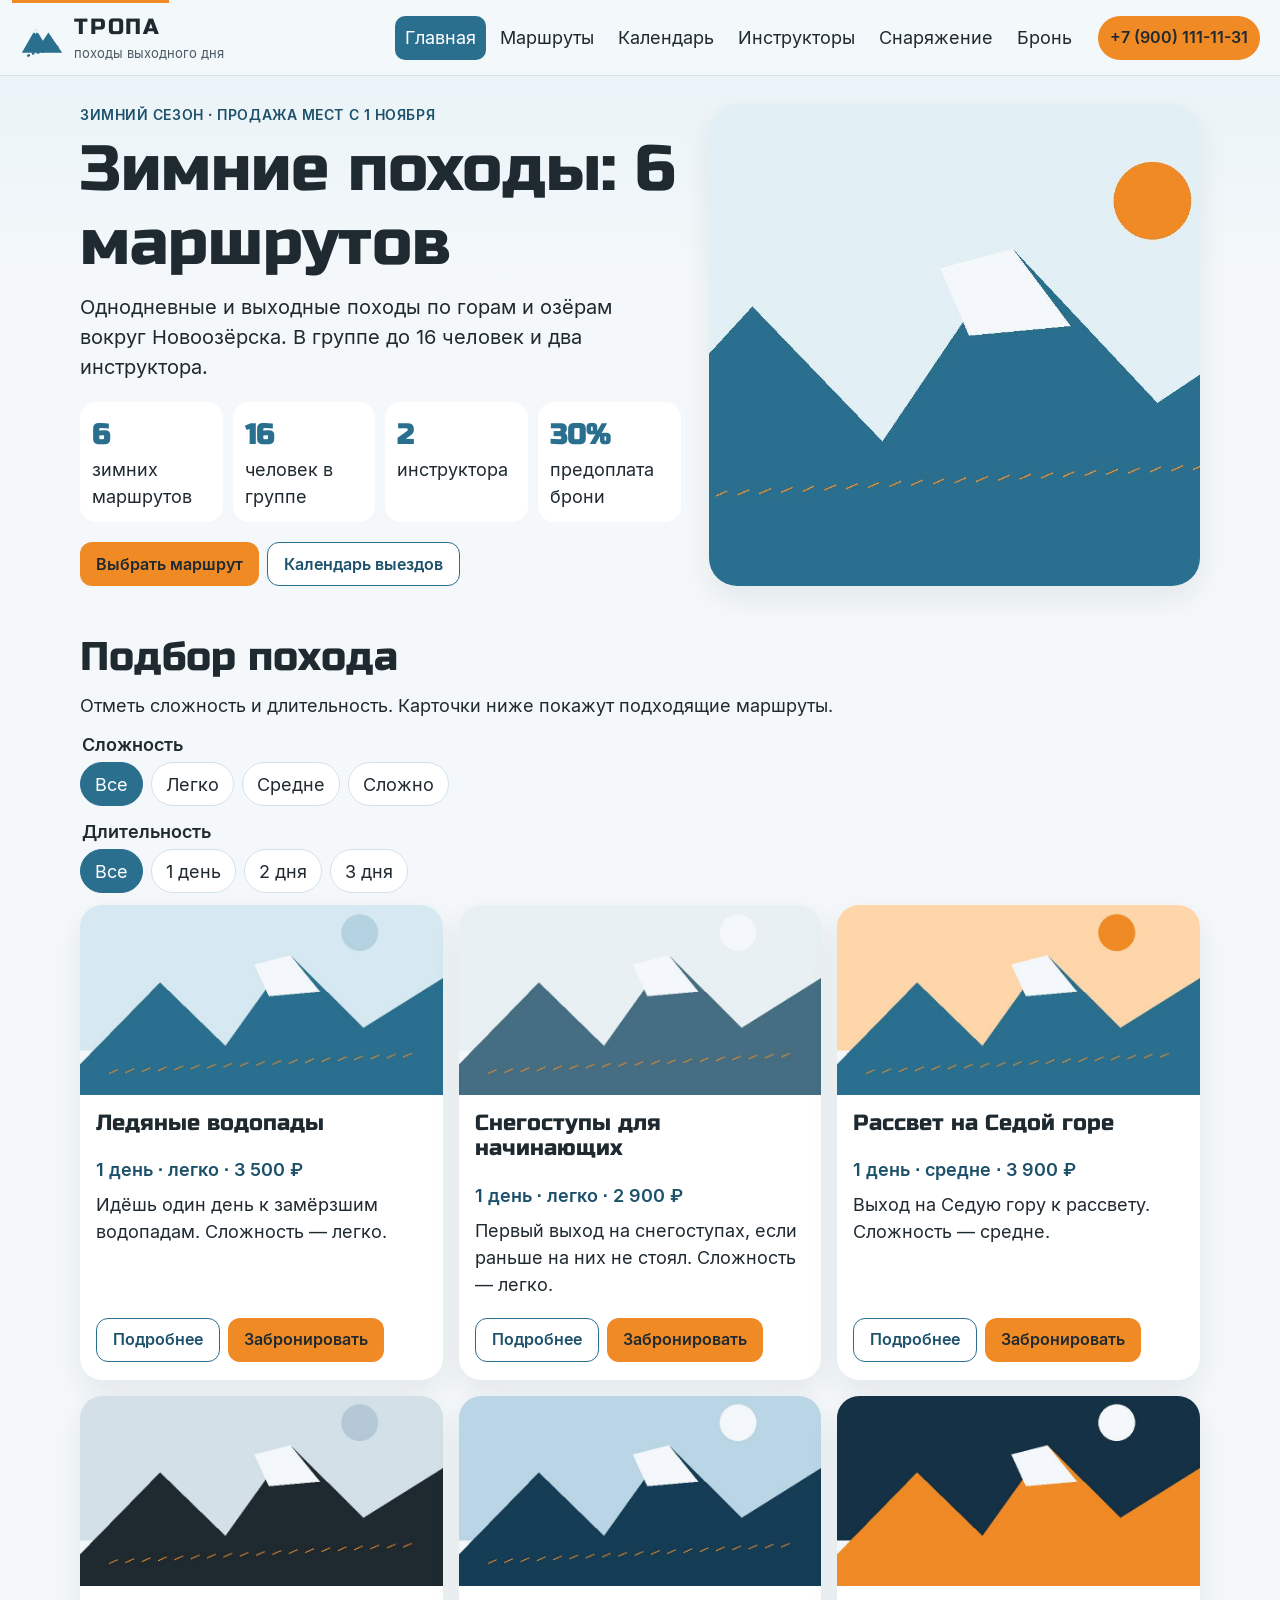
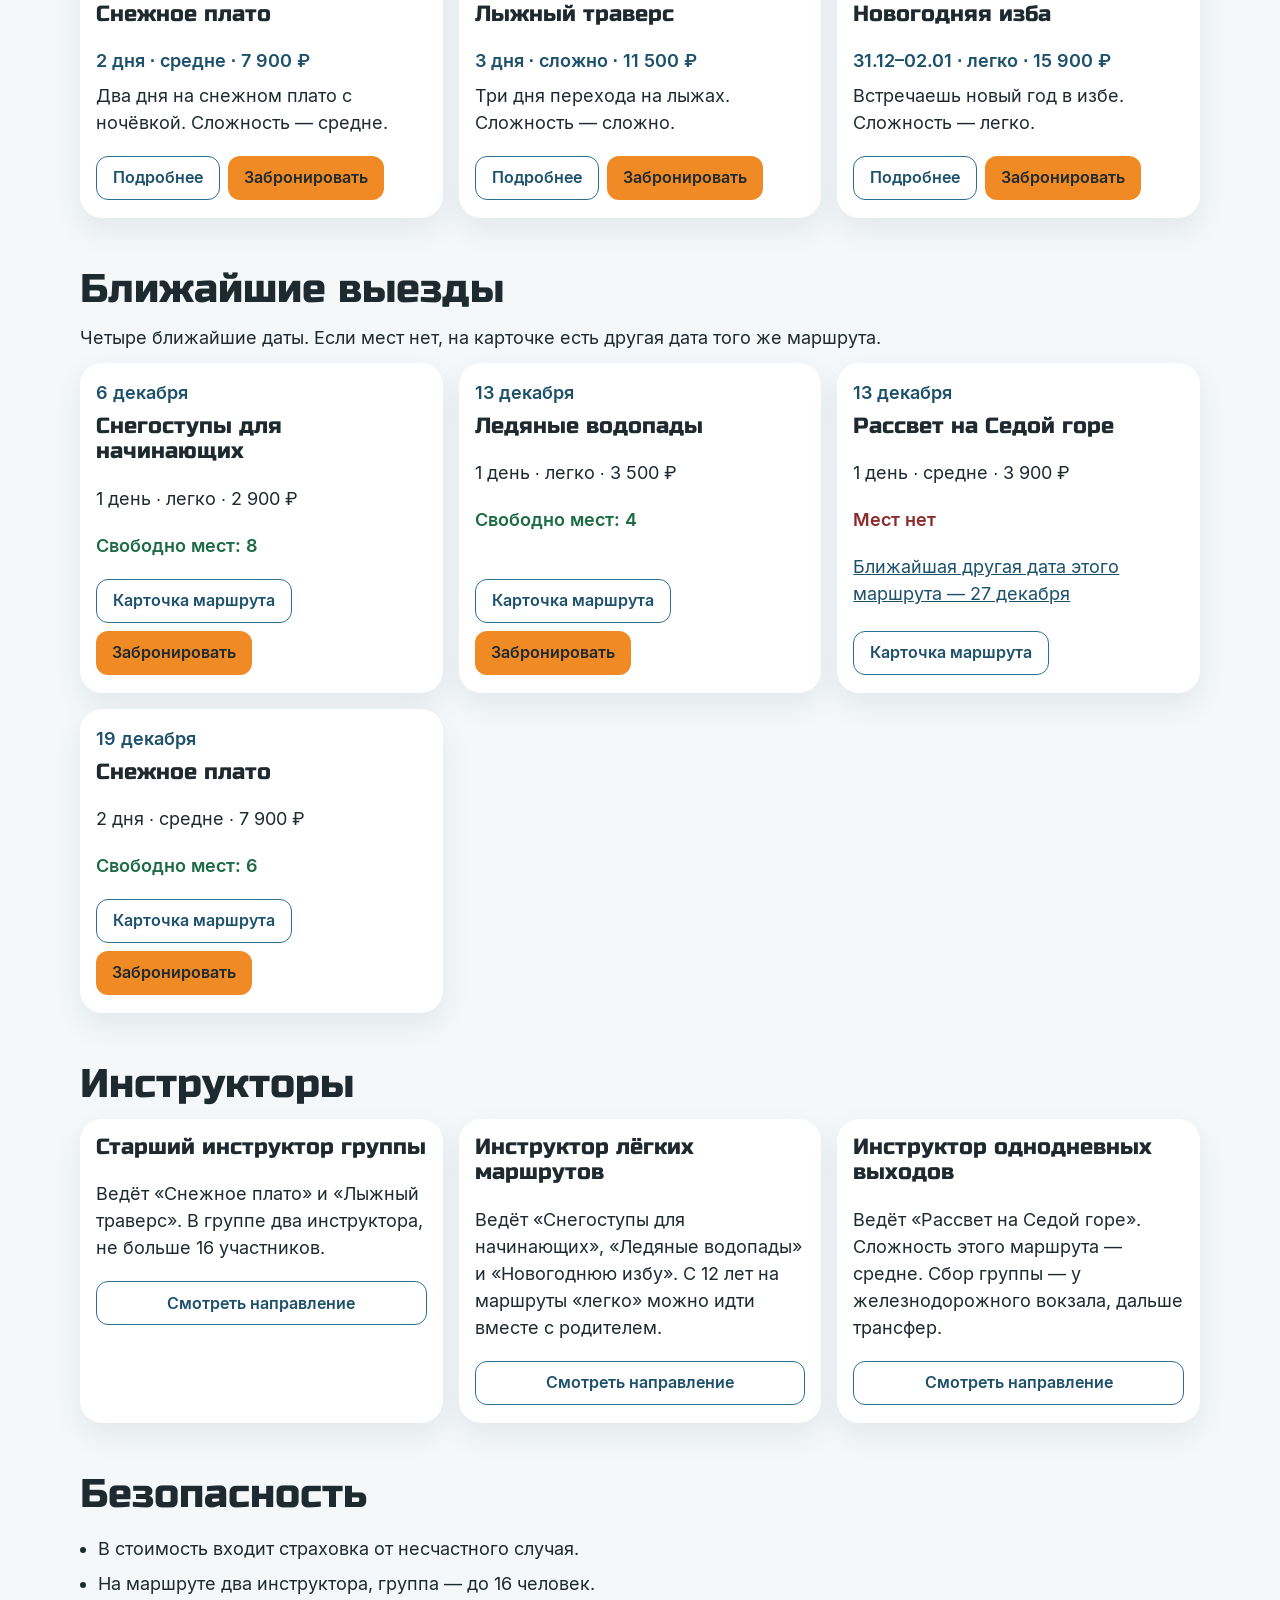
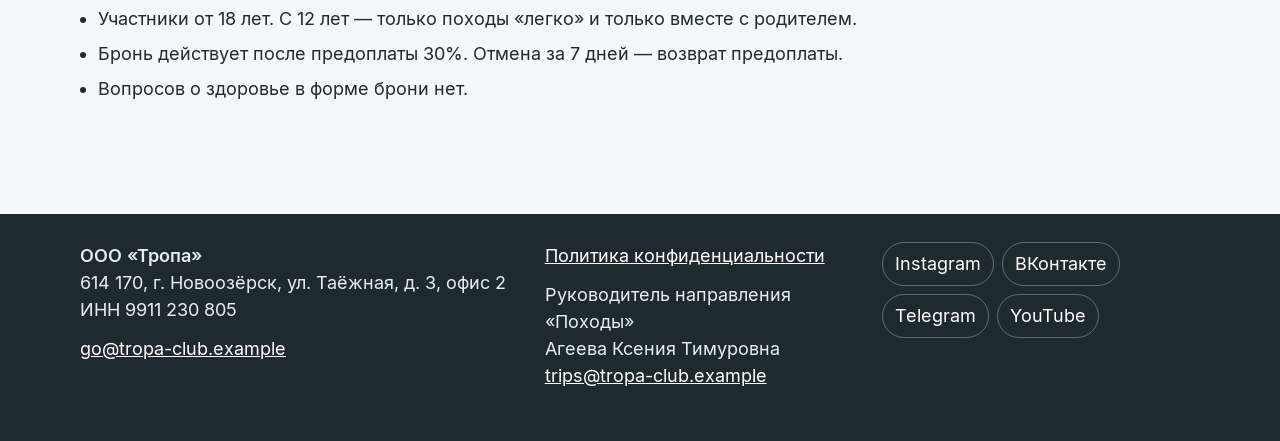
<file: index.html>
<!doctype html>
<html lang="ru">
<head>
  <meta charset="utf-8">
  <meta name="viewport" content="width=device-width, initial-scale=1">
  <title>Главная — Турклуб «Тропа»</title>
  <meta name="description" content="Зимние походы турклуба «Тропа»: 6 маршрутов вокруг Новоозёрска, календарь выездов и бронь места.">
  <meta property="og:title" content="Главная — Турклуб «Тропа»">
  <meta property="og:description" content="Зимние походы турклуба «Тропа»: 6 маршрутов вокруг Новоозёрска, календарь выездов и бронь места.">
  <meta property="og:image" content="https://tz-11-turklub-tropa.vercel.app/img/og.jpg">
  <meta property="og:type" content="website">
  <meta property="og:url" content="https://tz-11-turklub-tropa.vercel.app/index.html">
  <meta property="og:locale" content="ru_RU">
  <link rel="icon" href="/img/favicon.svg" type="image/svg+xml">
  <link rel="stylesheet" href="/css/styles.css">
  <!-- Google tag (gtag.js) — ресурс «ТРОПА — сайт» -->
  <script async src="https://www.googletagmanager.com/gtag/js?id=G-3R2JCQ7P84"></script>
  <script>
    window.dataLayer = window.dataLayer || [];
    function gtag(){dataLayer.push(arguments);}
    gtag('js', new Date());
    gtag('config', 'G-3R2JCQ7P84');
  </script>
</head>
<body>
  <a class="skip" href="#content">К содержанию</a>
  <header class="site-header">
    <a class="brand" href="/index.html"><svg viewBox="0 0 48 48" aria-hidden="true"><path fill="currentColor" d="M2 40 L17 14 L25 27 L31 18 L46 40 Z"/><path fill="#fff" d="M14 19 L17 14 L20 19 L18 18 L17 20 L16 18 Z"/><path d="M8 44 C16 38 22 42 28 37 C33 33 38 36 42 33" fill="none" stroke="currentColor" stroke-width="2.4" stroke-dasharray="3 2.5"/></svg><span><span class="brand-name">ТРОПА</span><small>походы выходного дня</small></span></a>
    <button class="nav-toggle" type="button" aria-expanded="false" aria-controls="site-nav">Меню</button>
    <nav id="site-nav" class="site-nav" aria-label="Основное меню"><a href="/index.html" aria-current="page">Главная</a><a href="/trips.html">Маршруты</a><a href="/calendar.html">Календарь</a><a href="/guides.html">Инструкторы</a><a href="/gear.html">Снаряжение</a><a href="/contacts.html">Бронь</a></nav>
    <a class="header-phone" href="tel:+79001111131" data-event="contact_click" data-contact-type="phone">+7 (900) 111-11-31</a>
  </header>
  <main id="content">
    <div class="wrap">

      <section class="hero">
        <div>
          <p class="eyebrow">Зимний сезон · продажа мест с 1 ноября</p>
          <h1>Зимние походы: 6 маршрутов</h1>
          <p class="lead">Однодневные и выходные походы по горам и озёрам вокруг Новоозёрска. В группе до 16 человек и два инструктора.</p>
          <ul class="facts">
            <li><b>6</b> зимних маршрутов</li>
            <li><b>16</b> человек в группе</li>
            <li><b>2</b> инструктора</li>
            <li><b>30%</b> предоплата брони</li>
          </ul>
          <div class="actions">
            <a class="button" href="/trips.html" data-event="cta_click" data-button-name="hero_routes" data-page-section="hero">Выбрать маршрут</a>
            <a class="button button-ghost" href="/calendar.html" data-event="cta_click" data-button-name="hero_calendar" data-page-section="hero">Календарь выездов</a>
          </div>
        </div>
        <img src="/img/hero.jpg" alt="Зимняя тропа в горах вокруг Новоозёрска" width="1200" height="800">
      </section>
      <section id="easy">
        <h2>Подбор похода</h2>
        <p>Отметь сложность и длительность. Карточки ниже покажут подходящие маршруты.</p>
        
        <form id="trip-filter">
          <fieldset class="chips">
            <legend>Сложность</legend>
            <label class="chip"><input type="radio" name="difficulty" value="all" checked><span>Все</span></label>
            <label class="chip"><input type="radio" name="difficulty" value="easy"><span>Легко</span></label>
            <label class="chip"><input type="radio" name="difficulty" value="medium"><span>Средне</span></label>
            <label class="chip"><input type="radio" name="difficulty" value="hard"><span>Сложно</span></label>
          </fieldset>
          <fieldset class="chips">
            <legend>Длительность</legend>
            <label class="chip"><input type="radio" name="duration_days" value="all" checked><span>Все</span></label>
            <label class="chip"><input type="radio" name="duration_days" value="1"><span>1 день</span></label>
            <label class="chip"><input type="radio" name="duration_days" value="2"><span>2 дня</span></label>
            <label class="chip"><input type="radio" name="duration_days" value="3"><span>3 дня</span></label>
          </fieldset>
        </form>

        <div id="trip-results" class="trip-grid"></div>
      </section>
      <section>
        <h2>Ближайшие выезды</h2>
        <p>Четыре ближайшие даты. Если мест нет, на карточке есть другая дата того же маршрута.</p>
        <div id="upcoming-list" class="upcoming-grid"></div>
      </section>
      <section>
        <h2>Инструкторы</h2>
        <div id="guide-list" class="guide-grid"></div>
      </section>
      <section>
        <h2>Безопасность</h2>
        <ul class="safety-list">
          <li>В стоимость входит страховка от несчастного случая.</li>
          <li>На маршруте два инструктора, группа — до 16 человек.</li>
          <li>Участники от 18 лет. С 12 лет — только походы «легко» и только вместе с родителем.</li>
          <li>Бронь действует после предоплаты 30%. Отмена за 7 дней — возврат предоплаты.</li>
          <li>Вопросов о здоровье в форме брони нет.</li>
        </ul>
      </section>

    </div>
  </main>
  <footer class="site-footer">
    <div class="footer-grid">
      <div>
        <strong>ООО «Тропа»</strong>
        <p>614 170, г. Новоозёрск, ул. Таёжная, д. 3, офис 2<br>ИНН 9911 230 805</p>
        <p><a href="mailto:go@tropa-club.example" data-event="contact_click" data-contact-type="email">go@tropa-club.example</a></p>
      </div>
      <div>
        <p><a href="/privacy.html">Политика конфиденциальности</a></p>
        <p>Руководитель направления «Походы»<br>Агеева Ксения Тимуровна<br><a href="mailto:trips@tropa-club.example" data-event="contact_click" data-contact-type="email">trips@tropa-club.example</a></p>
      </div>
      <div>
        <div class="socials">
          <a href="https://instagram.com/tropa_hiking" data-event="social_click" data-network="instagram" data-page-section="footer">Instagram</a>
          <a href="https://vk.com/tropa_hiking" data-event="social_click" data-network="vk" data-page-section="footer">ВКонтакте</a>
          <a href="https://t.me/tropa_trips" data-event="social_click" data-network="telegram" data-page-section="footer">Telegram</a>
          <a href="https://www.youtube.com/@tropa_hiking" data-event="social_click" data-network="youtube" data-page-section="footer">YouTube</a>
        </div>
      </div>
    </div>
  </footer>
  <script src="/js/config.js" defer></script>
  <script src="/js/data.js" defer></script>
  <script src="/js/analytics.js" defer></script>
  <script src="/js/site.js" defer></script>
  <script src="/js/form.js" defer></script>
</body>
</html>
</file>
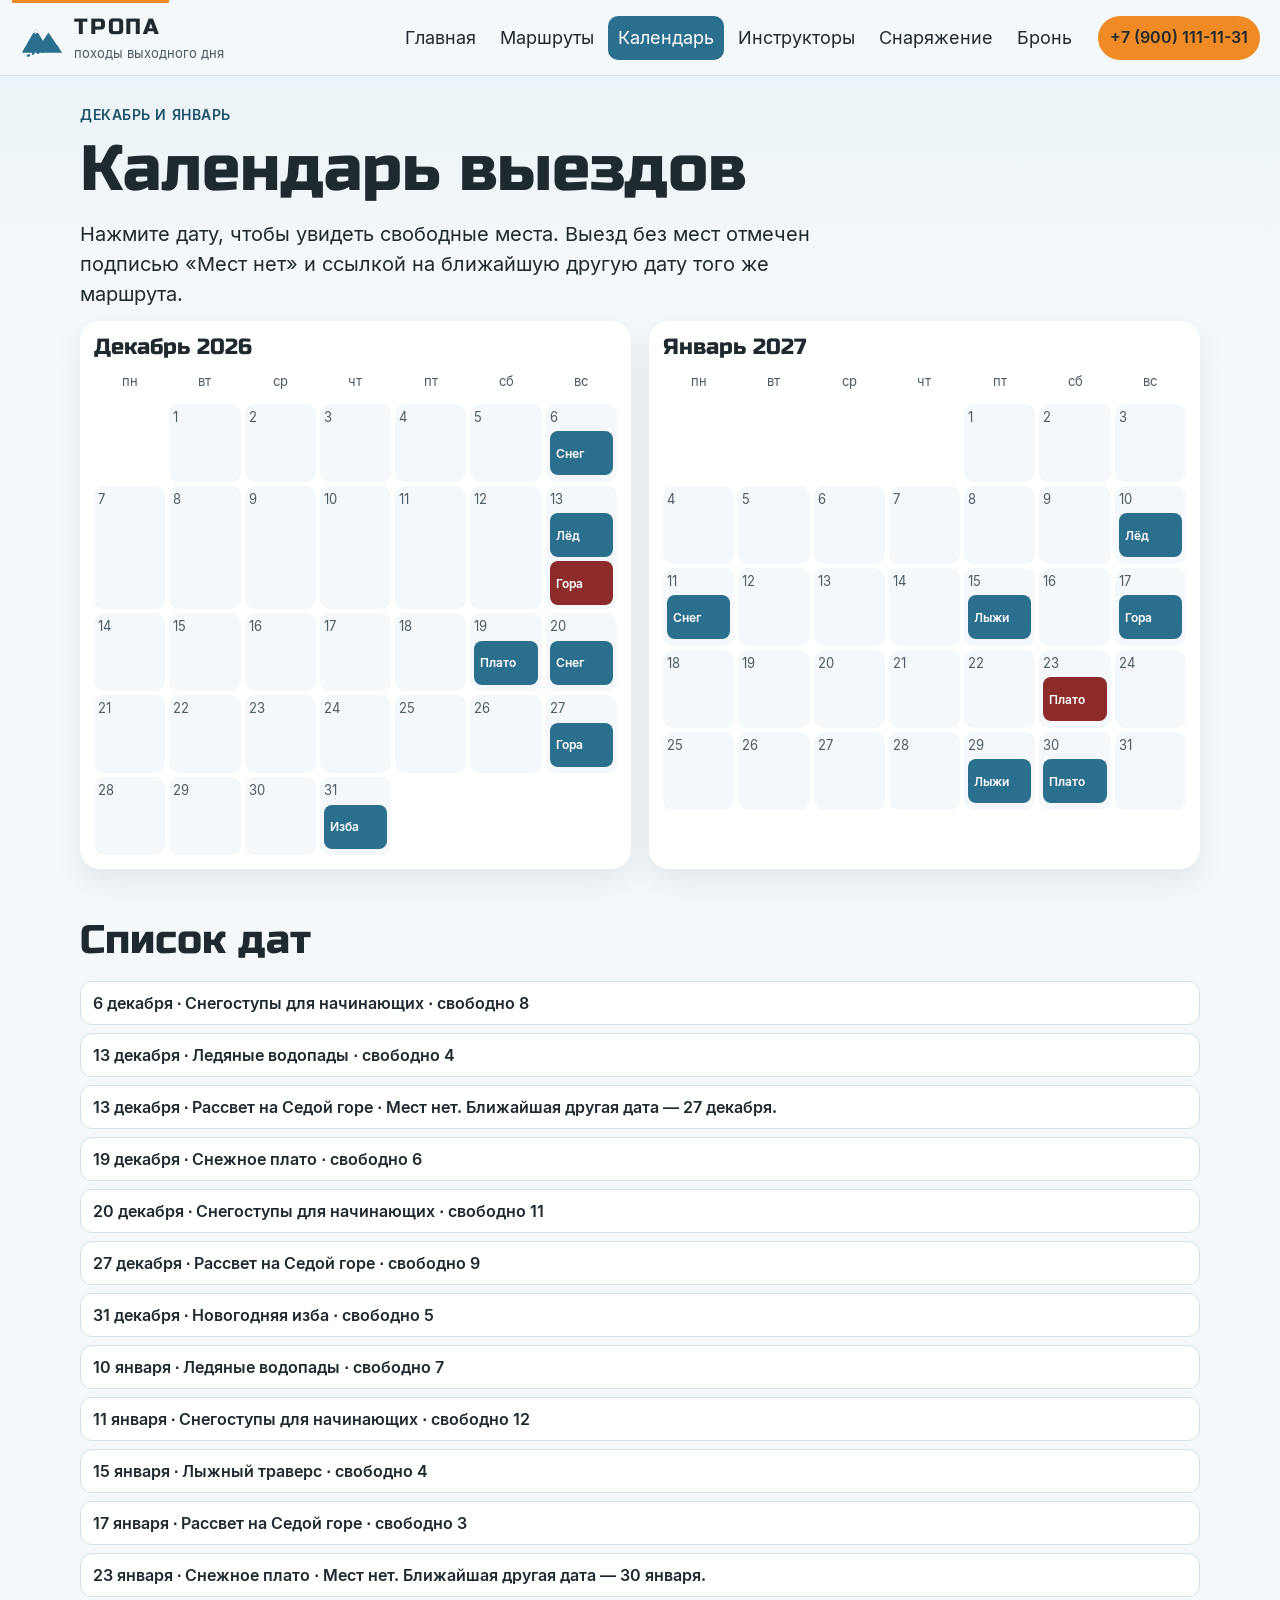
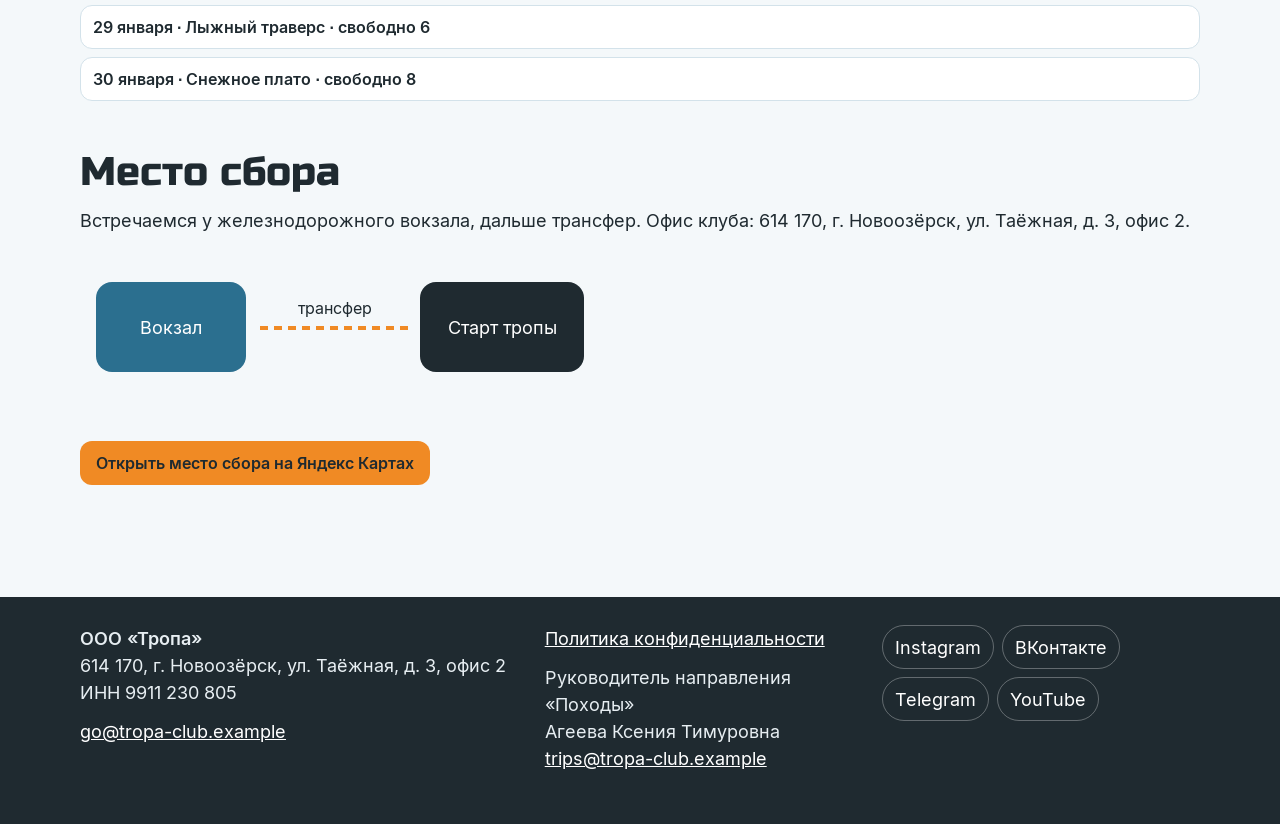
<file: calendar.html>
<!doctype html>
<html lang="ru">
<head>
  <meta charset="utf-8">
  <meta name="viewport" content="width=device-width, initial-scale=1">
  <title>Календарь выездов — Турклуб «Тропа»</title>
  <meta name="description" content="Даты выездов на декабрь и январь и число свободных мест. Сбор у железнодорожного вокзала.">
  <meta property="og:title" content="Календарь выездов — Турклуб «Тропа»">
  <meta property="og:description" content="Даты выездов на декабрь и январь и число свободных мест. Сбор у железнодорожного вокзала.">
  <meta property="og:image" content="https://tz-11-turklub-tropa.vercel.app/img/og.jpg">
  <meta property="og:type" content="website">
  <meta property="og:url" content="https://tz-11-turklub-tropa.vercel.app/calendar.html">
  <meta property="og:locale" content="ru_RU">
  <link rel="icon" href="/img/favicon.svg" type="image/svg+xml">
  <link rel="stylesheet" href="/css/styles.css">
  <!-- Google tag (gtag.js) — ресурс «ТРОПА — сайт» -->
  <script async src="https://www.googletagmanager.com/gtag/js?id=G-3R2JCQ7P84"></script>
  <script>
    window.dataLayer = window.dataLayer || [];
    function gtag(){dataLayer.push(arguments);}
    gtag('js', new Date());
    gtag('config', 'G-3R2JCQ7P84');
  </script>
</head>
<body>
  <a class="skip" href="#content">К содержанию</a>
  <header class="site-header">
    <a class="brand" href="/index.html"><svg viewBox="0 0 48 48" aria-hidden="true"><path fill="currentColor" d="M2 40 L17 14 L25 27 L31 18 L46 40 Z"/><path fill="#fff" d="M14 19 L17 14 L20 19 L18 18 L17 20 L16 18 Z"/><path d="M8 44 C16 38 22 42 28 37 C33 33 38 36 42 33" fill="none" stroke="currentColor" stroke-width="2.4" stroke-dasharray="3 2.5"/></svg><span><span class="brand-name">ТРОПА</span><small>походы выходного дня</small></span></a>
    <button class="nav-toggle" type="button" aria-expanded="false" aria-controls="site-nav">Меню</button>
    <nav id="site-nav" class="site-nav" aria-label="Основное меню"><a href="/index.html">Главная</a><a href="/trips.html">Маршруты</a><a href="/calendar.html" aria-current="page">Календарь</a><a href="/guides.html">Инструкторы</a><a href="/gear.html">Снаряжение</a><a href="/contacts.html">Бронь</a></nav>
    <a class="header-phone" href="tel:+79001111131" data-event="contact_click" data-contact-type="phone">+7 (900) 111-11-31</a>
  </header>
  <main id="content">
    <div class="wrap">

      <section>
        <p class="eyebrow">Декабрь и январь</p>
        <h1>Календарь выездов</h1>
        <p class="lead">Нажмите дату, чтобы увидеть свободные места. Выезд без мест отмечен подписью «Мест нет» и ссылкой на ближайшую другую дату того же маршрута.</p>
        <div id="calendar" class="months"></div>
        <div id="date-panel" class="date-panel" hidden></div>
        <h2>Список дат</h2>
        <ul id="departure-list" class="departure-list"></ul>
      </section>
      <section>
        <h2>Место сбора</h2>
        <p>Встречаемся у железнодорожного вокзала, дальше трансфер. Офис клуба: 614 170, г. Новоозёрск, ул. Таёжная, д. 3, офис 2.</p>
        <svg class="map-scheme" viewBox="0 0 520 180" role="img" aria-label="Схема: железнодорожный вокзал, затем трансфер до старта маршрута">
          <rect x="16" y="36" width="150" height="90" rx="16" fill="#2b6f8f"/>
          <text x="91" y="88" text-anchor="middle" fill="#fff" font-size="18" font-family="Inter, sans-serif">Вокзал</text>
          <path d="M180 82 H330" stroke="#f08a24" stroke-width="4" stroke-dasharray="8 6"/>
          <text x="255" y="68" text-anchor="middle" fill="#1f2a30" font-size="16" font-family="Inter, sans-serif">трансфер</text>
          <rect x="340" y="36" width="164" height="90" rx="16" fill="#1f2a30"/>
          <text x="422" y="88" text-anchor="middle" fill="#fff" font-size="18" font-family="Inter, sans-serif">Старт тропы</text>
        </svg>
        <p class="map-link"><a class="button" href="https://yandex.ru/maps/?text=%D0%B6%D0%B5%D0%BB%D0%B5%D0%B7%D0%BD%D0%BE%D0%B4%D0%BE%D1%80%D0%BE%D0%B6%D0%BD%D1%8B%D0%B9%20%D0%B2%D0%BE%D0%BA%D0%B7%D0%B0%D0%BB" data-event="map_open" data-map-service="yandex" target="_blank" rel="noopener noreferrer">Открыть место сбора на Яндекс Картах</a></p>
      </section>

    </div>
  </main>
  <footer class="site-footer">
    <div class="footer-grid">
      <div>
        <strong>ООО «Тропа»</strong>
        <p>614 170, г. Новоозёрск, ул. Таёжная, д. 3, офис 2<br>ИНН 9911 230 805</p>
        <p><a href="mailto:go@tropa-club.example" data-event="contact_click" data-contact-type="email">go@tropa-club.example</a></p>
      </div>
      <div>
        <p><a href="/privacy.html">Политика конфиденциальности</a></p>
        <p>Руководитель направления «Походы»<br>Агеева Ксения Тимуровна<br><a href="mailto:trips@tropa-club.example" data-event="contact_click" data-contact-type="email">trips@tropa-club.example</a></p>
      </div>
      <div>
        <div class="socials">
          <a href="https://instagram.com/tropa_hiking" data-event="social_click" data-network="instagram" data-page-section="footer">Instagram</a>
          <a href="https://vk.com/tropa_hiking" data-event="social_click" data-network="vk" data-page-section="footer">ВКонтакте</a>
          <a href="https://t.me/tropa_trips" data-event="social_click" data-network="telegram" data-page-section="footer">Telegram</a>
          <a href="https://www.youtube.com/@tropa_hiking" data-event="social_click" data-network="youtube" data-page-section="footer">YouTube</a>
        </div>
      </div>
    </div>
  </footer>
  <script src="/js/config.js" defer></script>
  <script src="/js/data.js" defer></script>
  <script src="/js/analytics.js" defer></script>
  <script src="/js/site.js" defer></script>
  <script src="/js/form.js" defer></script>
</body>
</html>
</file>
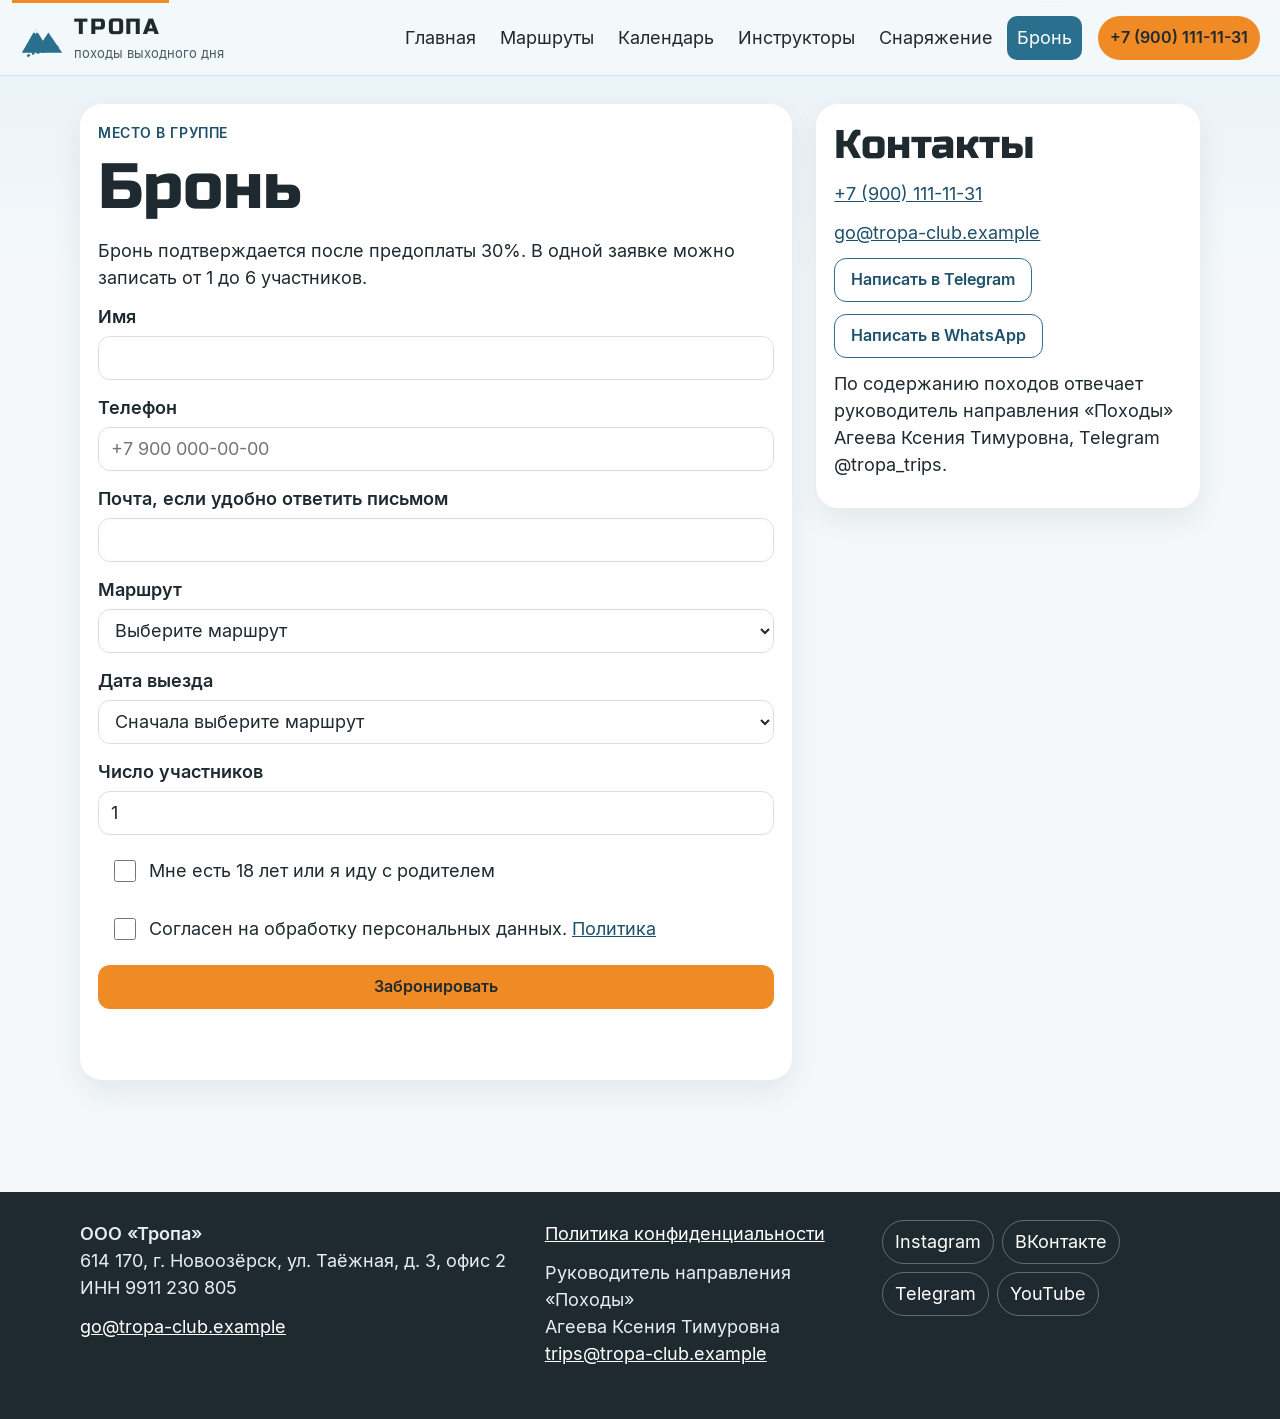
<file: contacts.html>
<!doctype html>
<html lang="ru">
<head>
  <meta charset="utf-8">
  <meta name="viewport" content="width=device-width, initial-scale=1">
  <title>Бронь — Турклуб «Тропа»</title>
  <meta name="description" content="Бронь места в зимнем походе: маршрут, дата и число участников.">
  <meta property="og:title" content="Бронь — Турклуб «Тропа»">
  <meta property="og:description" content="Бронь места в зимнем походе: маршрут, дата и число участников.">
  <meta property="og:image" content="https://tz-11-turklub-tropa.vercel.app/img/og.jpg">
  <meta property="og:type" content="website">
  <meta property="og:url" content="https://tz-11-turklub-tropa.vercel.app/contacts.html">
  <meta property="og:locale" content="ru_RU">
  <link rel="icon" href="/img/favicon.svg" type="image/svg+xml">
  <link rel="stylesheet" href="/css/styles.css">
  <!-- Google tag (gtag.js) — ресурс «ТРОПА — сайт» -->
  <script async src="https://www.googletagmanager.com/gtag/js?id=G-3R2JCQ7P84"></script>
  <script>
    window.dataLayer = window.dataLayer || [];
    function gtag(){dataLayer.push(arguments);}
    gtag('js', new Date());
    gtag('config', 'G-3R2JCQ7P84');
  </script>
</head>
<body>
  <a class="skip" href="#content">К содержанию</a>
  <header class="site-header">
    <a class="brand" href="/index.html"><svg viewBox="0 0 48 48" aria-hidden="true"><path fill="currentColor" d="M2 40 L17 14 L25 27 L31 18 L46 40 Z"/><path fill="#fff" d="M14 19 L17 14 L20 19 L18 18 L17 20 L16 18 Z"/><path d="M8 44 C16 38 22 42 28 37 C33 33 38 36 42 33" fill="none" stroke="currentColor" stroke-width="2.4" stroke-dasharray="3 2.5"/></svg><span><span class="brand-name">ТРОПА</span><small>походы выходного дня</small></span></a>
    <button class="nav-toggle" type="button" aria-expanded="false" aria-controls="site-nav">Меню</button>
    <nav id="site-nav" class="site-nav" aria-label="Основное меню"><a href="/index.html">Главная</a><a href="/trips.html">Маршруты</a><a href="/calendar.html">Календарь</a><a href="/guides.html">Инструкторы</a><a href="/gear.html">Снаряжение</a><a href="/contacts.html" aria-current="page">Бронь</a></nav>
    <a class="header-phone" href="tel:+79001111131" data-event="contact_click" data-contact-type="phone">+7 (900) 111-11-31</a>
  </header>
  <main id="content">
    <div class="wrap">

      <section class="layout-2">
        <div class="panel">
          <p class="eyebrow">Место в группе</p>
          <h1>Бронь</h1>
          <p>Бронь подтверждается после предоплаты 30%. В одной заявке можно записать от 1 до 6 участников.</p>
          <form id="booking-form" class="form-grid" novalidate>
            <input type="hidden" name="request_id" value="">
            <input type="hidden" name="utm_source" value="">
            <input type="hidden" name="utm_medium" value="">
            <input type="hidden" name="utm_campaign" value="">
            <input type="hidden" name="utm_content" value="">
            <label class="field">Имя
              <input name="name" type="text" autocomplete="name" maxlength="60" aria-describedby="error-name">
            </label>
            <p class="field-error" id="error-name" data-error-for="name" hidden></p>
            <label class="field">Телефон
              <input name="phone" type="tel" autocomplete="tel" placeholder="+7 900 000-00-00" aria-describedby="error-phone">
            </label>
            <p class="field-error" id="error-phone" data-error-for="phone" hidden></p>
            <label class="field">Почта, если удобно ответить письмом
              <input name="email" type="email" autocomplete="email" aria-describedby="error-email">
            </label>
            <p class="field-error" id="error-email" data-error-for="email" hidden></p>
            <label class="field">Маршрут
              <select name="trip_id" aria-describedby="error-trip_id">
                <option value="">Выберите маршрут</option>
              </select>
            </label>
            <p class="field-error" id="error-trip_id" data-error-for="trip_id" hidden></p>
            <label class="field">Дата выезда
              <select name="trip_date" aria-describedby="error-trip_date">
                <option value="">Сначала выберите маршрут</option>
              </select>
            </label>
            <p class="field-error" id="error-trip_date" data-error-for="trip_date" hidden></p>
            <label class="field">Число участников
              <input name="participants" type="number" min="1" max="6" value="1" inputmode="numeric" aria-describedby="error-participants">
            </label>
            <p class="field-error" id="error-participants" data-error-for="participants" hidden></p>
            <label class="check consent">
              <input name="age_ok" type="checkbox" aria-describedby="error-age_ok">
              <span>Мне есть 18 лет или я иду с родителем</span>
            </label>
            <p class="field-error" id="error-age_ok" data-error-for="age_ok" hidden></p>
            <label class="check consent">
              <input name="consent" type="checkbox" aria-describedby="error-consent">
              <span>Согласен на обработку персональных данных. <a href="/privacy.html">Политика</a></span>
            </label>
            <p class="field-error" id="error-consent" data-error-for="consent" hidden></p>
            <button class="button" type="submit" data-event="cta_click" data-button-name="booking_submit" data-page-section="form">Забронировать</button>
            <p id="form-status" role="status"></p>
          </form>
        </div>
        <aside class="panel">
          <h2>Контакты</h2>
          <p><a href="tel:+79001111131" data-event="contact_click" data-contact-type="phone">+7 (900) 111-11-31</a></p>
          <p><a href="mailto:go@tropa-club.example" data-event="contact_click" data-contact-type="email">go@tropa-club.example</a></p>
          <p><a class="button button-ghost" href="https://t.me/tropa_trips" data-event="messenger_click" data-messenger="telegram">Написать в Telegram</a></p>
          <p><a class="button button-ghost" href="https://wa.me/79001111131" data-event="messenger_click" data-messenger="whatsapp">Написать в WhatsApp</a></p>
          <p>По содержанию походов отвечает руководитель направления «Походы» Агеева Ксения Тимуровна, Telegram @tropa_trips.</p>
        </aside>
      </section>

    </div>
  </main>
  <footer class="site-footer">
    <div class="footer-grid">
      <div>
        <strong>ООО «Тропа»</strong>
        <p>614 170, г. Новоозёрск, ул. Таёжная, д. 3, офис 2<br>ИНН 9911 230 805</p>
        <p><a href="mailto:go@tropa-club.example" data-event="contact_click" data-contact-type="email">go@tropa-club.example</a></p>
      </div>
      <div>
        <p><a href="/privacy.html">Политика конфиденциальности</a></p>
        <p>Руководитель направления «Походы»<br>Агеева Ксения Тимуровна<br><a href="mailto:trips@tropa-club.example" data-event="contact_click" data-contact-type="email">trips@tropa-club.example</a></p>
      </div>
      <div>
        <div class="socials">
          <a href="https://instagram.com/tropa_hiking" data-event="social_click" data-network="instagram" data-page-section="footer">Instagram</a>
          <a href="https://vk.com/tropa_hiking" data-event="social_click" data-network="vk" data-page-section="footer">ВКонтакте</a>
          <a href="https://t.me/tropa_trips" data-event="social_click" data-network="telegram" data-page-section="footer">Telegram</a>
          <a href="https://www.youtube.com/@tropa_hiking" data-event="social_click" data-network="youtube" data-page-section="footer">YouTube</a>
        </div>
      </div>
    </div>
  </footer>
  <script src="/js/config.js" defer></script>
  <script src="/js/data.js" defer></script>
  <script src="/js/analytics.js" defer></script>
  <script src="/js/site.js" defer></script>
  <script src="/js/form.js" defer></script>
</body>
</html>
</file>
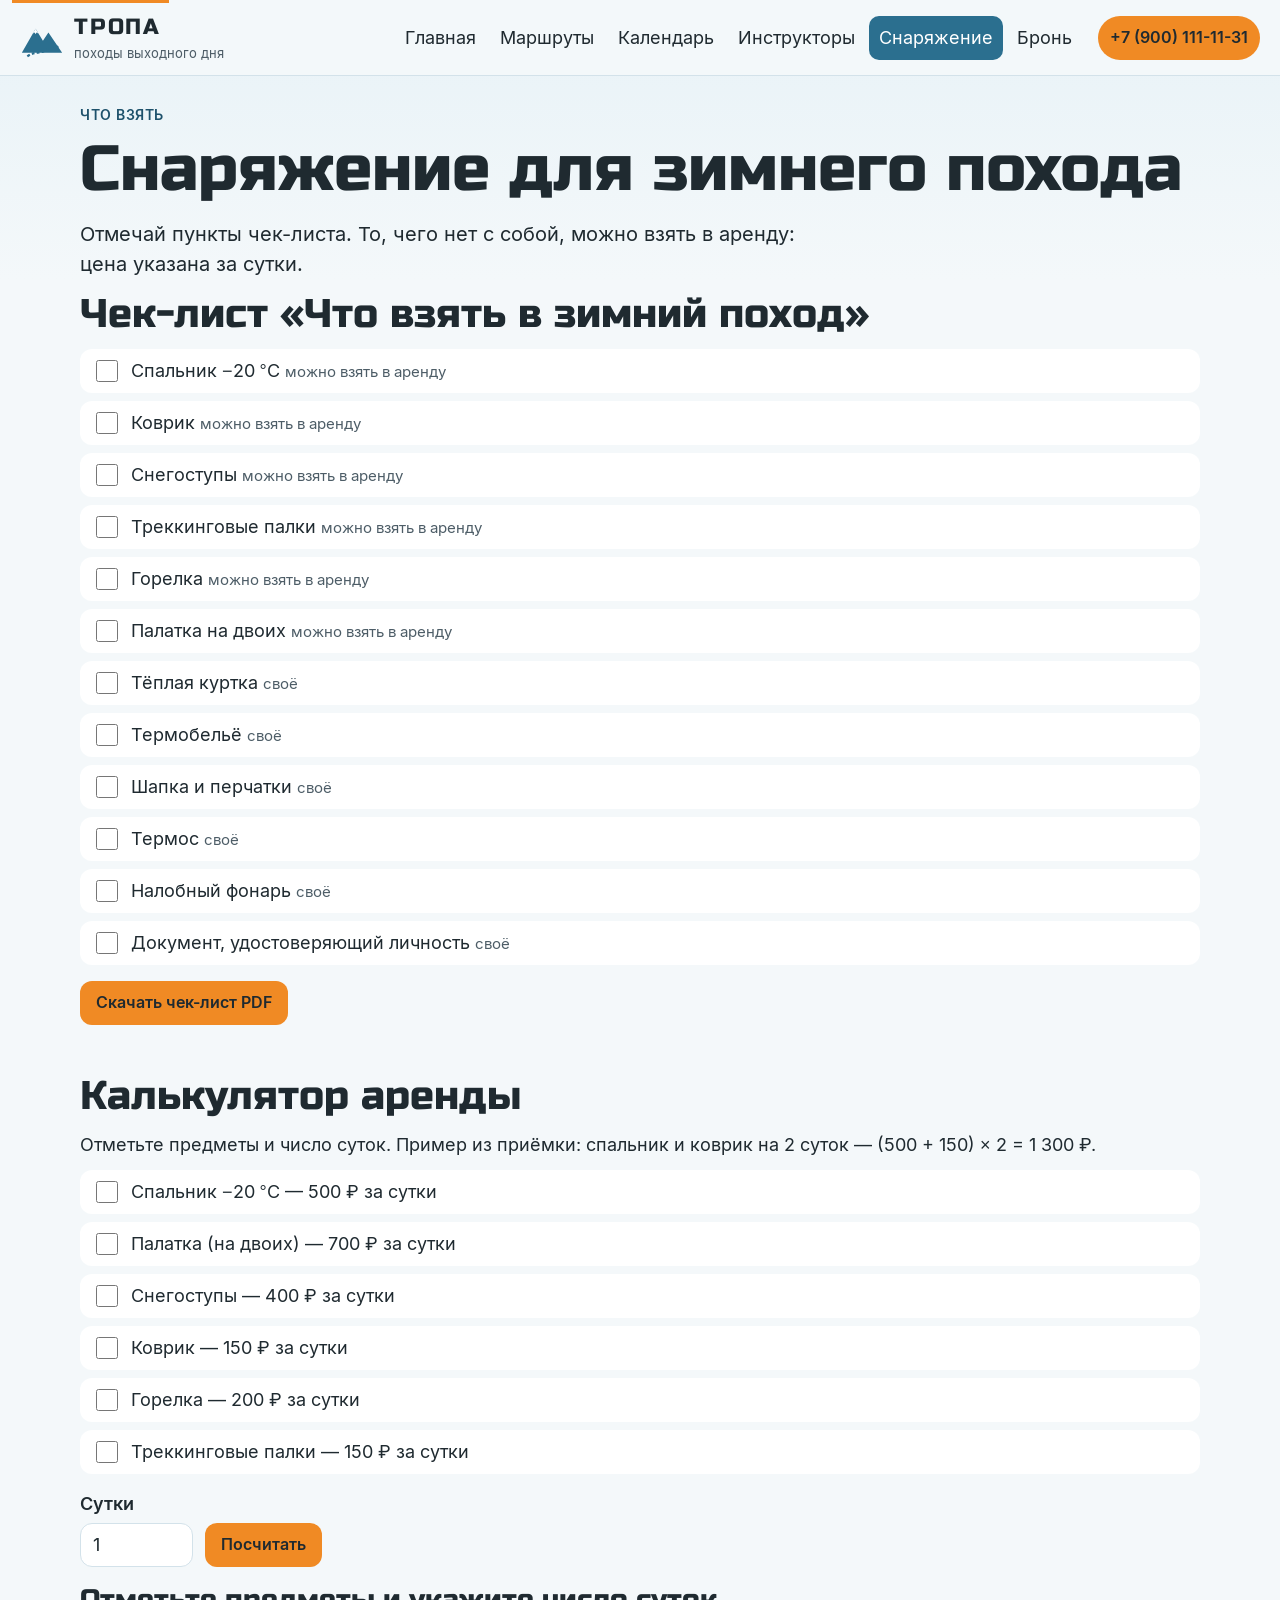
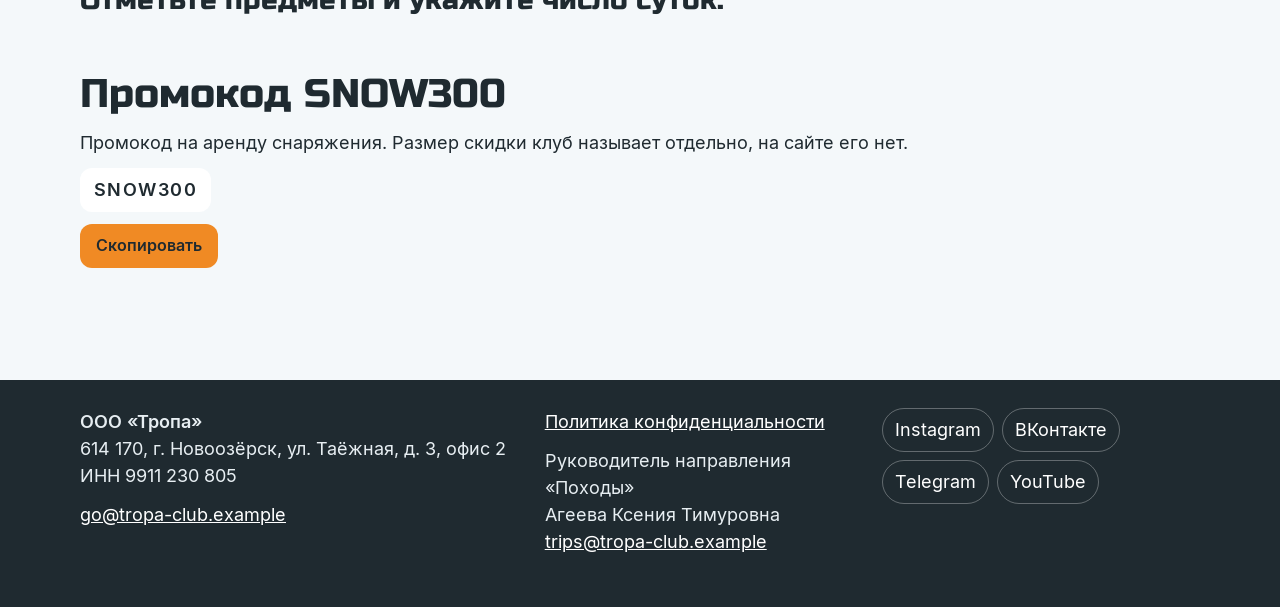
<file: gear.html>
<!doctype html>
<html lang="ru">
<head>
  <meta charset="utf-8">
  <meta name="viewport" content="width=device-width, initial-scale=1">
  <title>Снаряжение — Турклуб «Тропа»</title>
  <meta name="description" content="Чек-лист «Что взять в зимний поход» и калькулятор аренды снаряжения. Промокод SNOW300.">
  <meta property="og:title" content="Снаряжение — Турклуб «Тропа»">
  <meta property="og:description" content="Чек-лист «Что взять в зимний поход» и калькулятор аренды снаряжения. Промокод SNOW300.">
  <meta property="og:image" content="https://tz-11-turklub-tropa.vercel.app/img/og.jpg">
  <meta property="og:type" content="website">
  <meta property="og:url" content="https://tz-11-turklub-tropa.vercel.app/gear.html">
  <meta property="og:locale" content="ru_RU">
  <link rel="icon" href="/img/favicon.svg" type="image/svg+xml">
  <link rel="stylesheet" href="/css/styles.css">
  <!-- Google tag (gtag.js) — ресурс «ТРОПА — сайт» -->
  <script async src="https://www.googletagmanager.com/gtag/js?id=G-3R2JCQ7P84"></script>
  <script>
    window.dataLayer = window.dataLayer || [];
    function gtag(){dataLayer.push(arguments);}
    gtag('js', new Date());
    gtag('config', 'G-3R2JCQ7P84');
  </script>
</head>
<body>
  <a class="skip" href="#content">К содержанию</a>
  <header class="site-header">
    <a class="brand" href="/index.html"><svg viewBox="0 0 48 48" aria-hidden="true"><path fill="currentColor" d="M2 40 L17 14 L25 27 L31 18 L46 40 Z"/><path fill="#fff" d="M14 19 L17 14 L20 19 L18 18 L17 20 L16 18 Z"/><path d="M8 44 C16 38 22 42 28 37 C33 33 38 36 42 33" fill="none" stroke="currentColor" stroke-width="2.4" stroke-dasharray="3 2.5"/></svg><span><span class="brand-name">ТРОПА</span><small>походы выходного дня</small></span></a>
    <button class="nav-toggle" type="button" aria-expanded="false" aria-controls="site-nav">Меню</button>
    <nav id="site-nav" class="site-nav" aria-label="Основное меню"><a href="/index.html">Главная</a><a href="/trips.html">Маршруты</a><a href="/calendar.html">Календарь</a><a href="/guides.html">Инструкторы</a><a href="/gear.html" aria-current="page">Снаряжение</a><a href="/contacts.html">Бронь</a></nav>
    <a class="header-phone" href="tel:+79001111131" data-event="contact_click" data-contact-type="phone">+7 (900) 111-11-31</a>
  </header>
  <main id="content">
    <div class="wrap">

      <section>
        <p class="eyebrow">Что взять</p>
        <h1>Снаряжение для зимнего похода</h1>
        <p class="lead">Отмечай пункты чек-листа. То, чего нет с собой, можно взять в аренду: цена указана за сутки.</p>
        <h2>Чек-лист «Что взять в зимний поход»</h2>
        <ul id="checklist" class="checklist"></ul>
        <p><a class="button" href="/files/checklist.pdf" download>Скачать чек-лист PDF</a></p>
      </section>
      <section>
        <h2>Калькулятор аренды</h2>
        <p>Отметьте предметы и число суток. Пример из приёмки: спальник и коврик на 2 суток — (500 + 150) × 2 = 1&nbsp;300&nbsp;₽.</p>
        <div id="rental-calc">
          <div id="rental-list" class="rental-list"></div>
          <div class="rental-row">
            <label>Сутки
              <input id="rental-days" type="number" min="1" max="30" value="1" inputmode="numeric">
            </label>
            <button class="button" id="rental-button" type="button">Посчитать</button>
          </div>
          <p id="rental-result" class="rental-result" aria-live="polite"></p>
        </div>
      </section>
      <section>
        <h2>Промокод SNOW300</h2>
        <p>Промокод на аренду снаряжения. Размер скидки клуб называет отдельно, на сайте его нет.</p>
        <p class="promo-code">SNOW300</p>
        <p><button class="button" id="promo-copy" type="button" data-event="promo_copy" data-promo-code="SNOW300">Скопировать</button></p>
        <p id="promo-status" aria-live="polite"></p>
      </section>

    </div>
  </main>
  <footer class="site-footer">
    <div class="footer-grid">
      <div>
        <strong>ООО «Тропа»</strong>
        <p>614 170, г. Новоозёрск, ул. Таёжная, д. 3, офис 2<br>ИНН 9911 230 805</p>
        <p><a href="mailto:go@tropa-club.example" data-event="contact_click" data-contact-type="email">go@tropa-club.example</a></p>
      </div>
      <div>
        <p><a href="/privacy.html">Политика конфиденциальности</a></p>
        <p>Руководитель направления «Походы»<br>Агеева Ксения Тимуровна<br><a href="mailto:trips@tropa-club.example" data-event="contact_click" data-contact-type="email">trips@tropa-club.example</a></p>
      </div>
      <div>
        <div class="socials">
          <a href="https://instagram.com/tropa_hiking" data-event="social_click" data-network="instagram" data-page-section="footer">Instagram</a>
          <a href="https://vk.com/tropa_hiking" data-event="social_click" data-network="vk" data-page-section="footer">ВКонтакте</a>
          <a href="https://t.me/tropa_trips" data-event="social_click" data-network="telegram" data-page-section="footer">Telegram</a>
          <a href="https://www.youtube.com/@tropa_hiking" data-event="social_click" data-network="youtube" data-page-section="footer">YouTube</a>
        </div>
      </div>
    </div>
  </footer>
  <script src="/js/config.js" defer></script>
  <script src="/js/data.js" defer></script>
  <script src="/js/analytics.js" defer></script>
  <script src="/js/site.js" defer></script>
  <script src="/js/form.js" defer></script>
</body>
</html>
</file>
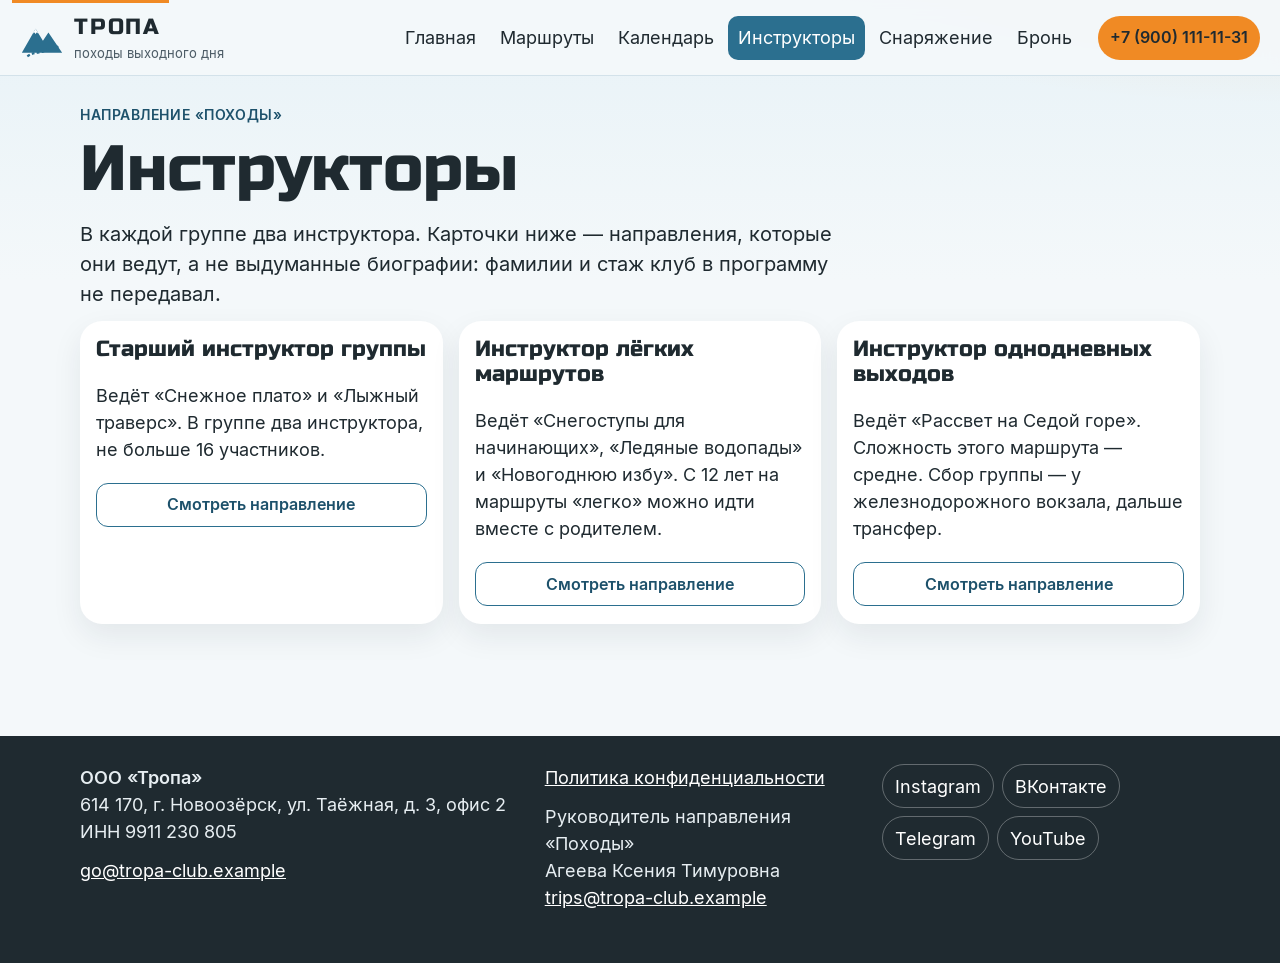
<file: guides.html>
<!doctype html>
<html lang="ru">
<head>
  <meta charset="utf-8">
  <meta name="viewport" content="width=device-width, initial-scale=1">
  <title>Инструкторы — Турклуб «Тропа»</title>
  <meta name="description" content="Инструкторы направления «Походы»: кто ведёт лёгкие, однодневные и многодневные маршруты.">
  <meta property="og:title" content="Инструкторы — Турклуб «Тропа»">
  <meta property="og:description" content="Инструкторы направления «Походы»: кто ведёт лёгкие, однодневные и многодневные маршруты.">
  <meta property="og:image" content="https://tz-11-turklub-tropa.vercel.app/img/og.jpg">
  <meta property="og:type" content="website">
  <meta property="og:url" content="https://tz-11-turklub-tropa.vercel.app/guides.html">
  <meta property="og:locale" content="ru_RU">
  <link rel="icon" href="/img/favicon.svg" type="image/svg+xml">
  <link rel="stylesheet" href="/css/styles.css">
  <!-- Google tag (gtag.js) — ресурс «ТРОПА — сайт» -->
  <script async src="https://www.googletagmanager.com/gtag/js?id=G-3R2JCQ7P84"></script>
  <script>
    window.dataLayer = window.dataLayer || [];
    function gtag(){dataLayer.push(arguments);}
    gtag('js', new Date());
    gtag('config', 'G-3R2JCQ7P84');
  </script>
</head>
<body>
  <a class="skip" href="#content">К содержанию</a>
  <header class="site-header">
    <a class="brand" href="/index.html"><svg viewBox="0 0 48 48" aria-hidden="true"><path fill="currentColor" d="M2 40 L17 14 L25 27 L31 18 L46 40 Z"/><path fill="#fff" d="M14 19 L17 14 L20 19 L18 18 L17 20 L16 18 Z"/><path d="M8 44 C16 38 22 42 28 37 C33 33 38 36 42 33" fill="none" stroke="currentColor" stroke-width="2.4" stroke-dasharray="3 2.5"/></svg><span><span class="brand-name">ТРОПА</span><small>походы выходного дня</small></span></a>
    <button class="nav-toggle" type="button" aria-expanded="false" aria-controls="site-nav">Меню</button>
    <nav id="site-nav" class="site-nav" aria-label="Основное меню"><a href="/index.html">Главная</a><a href="/trips.html">Маршруты</a><a href="/calendar.html">Календарь</a><a href="/guides.html" aria-current="page">Инструкторы</a><a href="/gear.html">Снаряжение</a><a href="/contacts.html">Бронь</a></nav>
    <a class="header-phone" href="tel:+79001111131" data-event="contact_click" data-contact-type="phone">+7 (900) 111-11-31</a>
  </header>
  <main id="content">
    <div class="wrap">

      <section>
        <p class="eyebrow">Направление «Походы»</p>
        <h1>Инструкторы</h1>
        <p class="lead">В каждой группе два инструктора. Карточки ниже — направления, которые они ведут, а не выдуманные биографии: фамилии и стаж клуб в программу не передавал.</p>
        <div id="guide-list" class="guide-grid"></div>
      </section>

    </div>
  </main>
  <footer class="site-footer">
    <div class="footer-grid">
      <div>
        <strong>ООО «Тропа»</strong>
        <p>614 170, г. Новоозёрск, ул. Таёжная, д. 3, офис 2<br>ИНН 9911 230 805</p>
        <p><a href="mailto:go@tropa-club.example" data-event="contact_click" data-contact-type="email">go@tropa-club.example</a></p>
      </div>
      <div>
        <p><a href="/privacy.html">Политика конфиденциальности</a></p>
        <p>Руководитель направления «Походы»<br>Агеева Ксения Тимуровна<br><a href="mailto:trips@tropa-club.example" data-event="contact_click" data-contact-type="email">trips@tropa-club.example</a></p>
      </div>
      <div>
        <div class="socials">
          <a href="https://instagram.com/tropa_hiking" data-event="social_click" data-network="instagram" data-page-section="footer">Instagram</a>
          <a href="https://vk.com/tropa_hiking" data-event="social_click" data-network="vk" data-page-section="footer">ВКонтакте</a>
          <a href="https://t.me/tropa_trips" data-event="social_click" data-network="telegram" data-page-section="footer">Telegram</a>
          <a href="https://www.youtube.com/@tropa_hiking" data-event="social_click" data-network="youtube" data-page-section="footer">YouTube</a>
        </div>
      </div>
    </div>
  </footer>
  <script src="/js/config.js" defer></script>
  <script src="/js/data.js" defer></script>
  <script src="/js/analytics.js" defer></script>
  <script src="/js/site.js" defer></script>
  <script src="/js/form.js" defer></script>
</body>
</html>
</file>
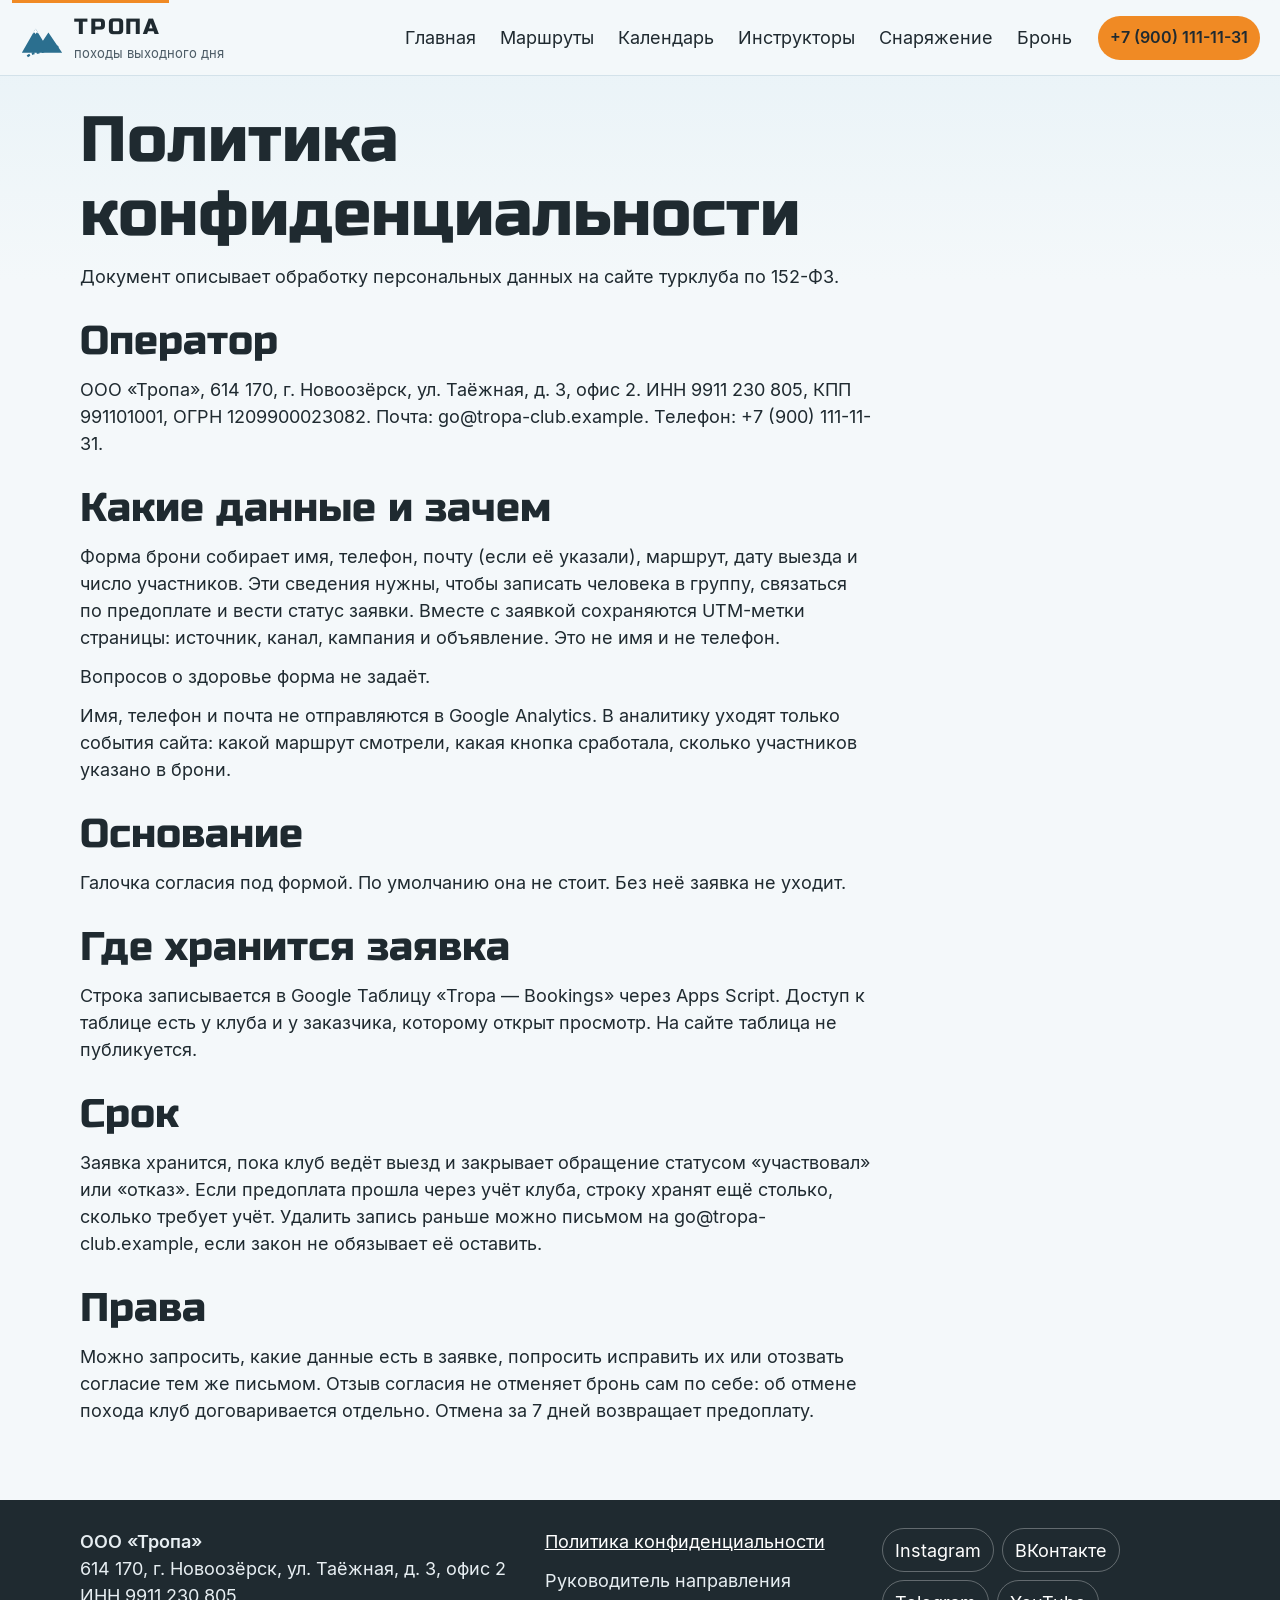
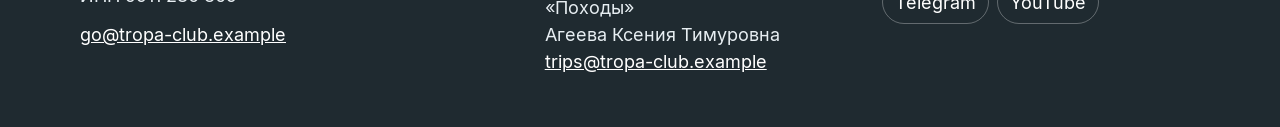
<file: privacy.html>
<!doctype html>
<html lang="ru">
<head>
  <meta charset="utf-8">
  <meta name="viewport" content="width=device-width, initial-scale=1">
  <title>Политика конфиденциальности — Турклуб «Тропа»</title>
  <meta name="description" content="Политика конфиденциальности ООО «Тропа»: какие данные собирает форма брони и зачем.">
  <meta property="og:title" content="Политика конфиденциальности — Турклуб «Тропа»">
  <meta property="og:description" content="Политика конфиденциальности ООО «Тропа»: какие данные собирает форма брони и зачем.">
  <meta property="og:image" content="https://tz-11-turklub-tropa.vercel.app/img/og.jpg">
  <meta property="og:type" content="website">
  <meta property="og:url" content="https://tz-11-turklub-tropa.vercel.app/privacy.html">
  <meta property="og:locale" content="ru_RU">
  <link rel="icon" href="/img/favicon.svg" type="image/svg+xml">
  <link rel="stylesheet" href="/css/styles.css">
  <!-- Google tag (gtag.js) — ресурс «ТРОПА — сайт» -->
  <script async src="https://www.googletagmanager.com/gtag/js?id=G-3R2JCQ7P84"></script>
  <script>
    window.dataLayer = window.dataLayer || [];
    function gtag(){dataLayer.push(arguments);}
    gtag('js', new Date());
    gtag('config', 'G-3R2JCQ7P84');
  </script>
</head>
<body>
  <a class="skip" href="#content">К содержанию</a>
  <header class="site-header">
    <a class="brand" href="/index.html"><svg viewBox="0 0 48 48" aria-hidden="true"><path fill="currentColor" d="M2 40 L17 14 L25 27 L31 18 L46 40 Z"/><path fill="#fff" d="M14 19 L17 14 L20 19 L18 18 L17 20 L16 18 Z"/><path d="M8 44 C16 38 22 42 28 37 C33 33 38 36 42 33" fill="none" stroke="currentColor" stroke-width="2.4" stroke-dasharray="3 2.5"/></svg><span><span class="brand-name">ТРОПА</span><small>походы выходного дня</small></span></a>
    <button class="nav-toggle" type="button" aria-expanded="false" aria-controls="site-nav">Меню</button>
    <nav id="site-nav" class="site-nav" aria-label="Основное меню"><a href="/index.html">Главная</a><a href="/trips.html">Маршруты</a><a href="/calendar.html">Календарь</a><a href="/guides.html">Инструкторы</a><a href="/gear.html">Снаряжение</a><a href="/contacts.html">Бронь</a></nav>
    <a class="header-phone" href="tel:+79001111131" data-event="contact_click" data-contact-type="phone">+7 (900) 111-11-31</a>
  </header>
  <main id="content">
    <div class="wrap">

      <article class="prose">
        <h1>Политика конфиденциальности</h1>
        <p>Документ описывает обработку персональных данных на сайте турклуба по 152-ФЗ.</p>
        <h2>Оператор</h2>
        <p>ООО «Тропа», 614 170, г. Новоозёрск, ул. Таёжная, д. 3, офис 2. ИНН 9911 230 805, КПП 991101001, ОГРН 1209900023082. Почта: go@tropa-club.example. Телефон: +7 (900) 111-11-31.</p>
        <h2>Какие данные и зачем</h2>
        <p>Форма брони собирает имя, телефон, почту (если её указали), маршрут, дату выезда и число участников. Эти сведения нужны, чтобы записать человека в группу, связаться по предоплате и вести статус заявки. Вместе с заявкой сохраняются UTM-метки страницы: источник, канал, кампания и объявление. Это не имя и не телефон.</p>
        <p>Вопросов о здоровье форма не задаёт.</p>
        <p>Имя, телефон и почта не отправляются в Google Analytics. В аналитику уходят только события сайта: какой маршрут смотрели, какая кнопка сработала, сколько участников указано в брони.</p>
        <h2>Основание</h2>
        <p>Галочка согласия под формой. По умолчанию она не стоит. Без неё заявка не уходит.</p>
        <h2>Где хранится заявка</h2>
        <p>Строка записывается в Google Таблицу «Tropa — Bookings» через Apps Script. Доступ к таблице есть у клуба и у заказчика, которому открыт просмотр. На сайте таблица не публикуется.</p>
        <h2>Срок</h2>
        <p>Заявка хранится, пока клуб ведёт выезд и закрывает обращение статусом «участвовал» или «отказ». Если предоплата прошла через учёт клуба, строку хранят ещё столько, сколько требует учёт. Удалить запись раньше можно письмом на go@tropa-club.example, если закон не обязывает её оставить.</p>
        <h2>Права</h2>
        <p>Можно запросить, какие данные есть в заявке, попросить исправить их или отозвать согласие тем же письмом. Отзыв согласия не отменяет бронь сам по себе: об отмене похода клуб договаривается отдельно. Отмена за 7 дней возвращает предоплату.</p>
      </article>

    </div>
  </main>
  <footer class="site-footer">
    <div class="footer-grid">
      <div>
        <strong>ООО «Тропа»</strong>
        <p>614 170, г. Новоозёрск, ул. Таёжная, д. 3, офис 2<br>ИНН 9911 230 805</p>
        <p><a href="mailto:go@tropa-club.example" data-event="contact_click" data-contact-type="email">go@tropa-club.example</a></p>
      </div>
      <div>
        <p><a href="/privacy.html">Политика конфиденциальности</a></p>
        <p>Руководитель направления «Походы»<br>Агеева Ксения Тимуровна<br><a href="mailto:trips@tropa-club.example" data-event="contact_click" data-contact-type="email">trips@tropa-club.example</a></p>
      </div>
      <div>
        <div class="socials">
          <a href="https://instagram.com/tropa_hiking" data-event="social_click" data-network="instagram" data-page-section="footer">Instagram</a>
          <a href="https://vk.com/tropa_hiking" data-event="social_click" data-network="vk" data-page-section="footer">ВКонтакте</a>
          <a href="https://t.me/tropa_trips" data-event="social_click" data-network="telegram" data-page-section="footer">Telegram</a>
          <a href="https://www.youtube.com/@tropa_hiking" data-event="social_click" data-network="youtube" data-page-section="footer">YouTube</a>
        </div>
      </div>
    </div>
  </footer>
  <script src="/js/config.js" defer></script>
  <script src="/js/data.js" defer></script>
  <script src="/js/analytics.js" defer></script>
  <script src="/js/site.js" defer></script>
  <script src="/js/form.js" defer></script>
</body>
</html>
</file>
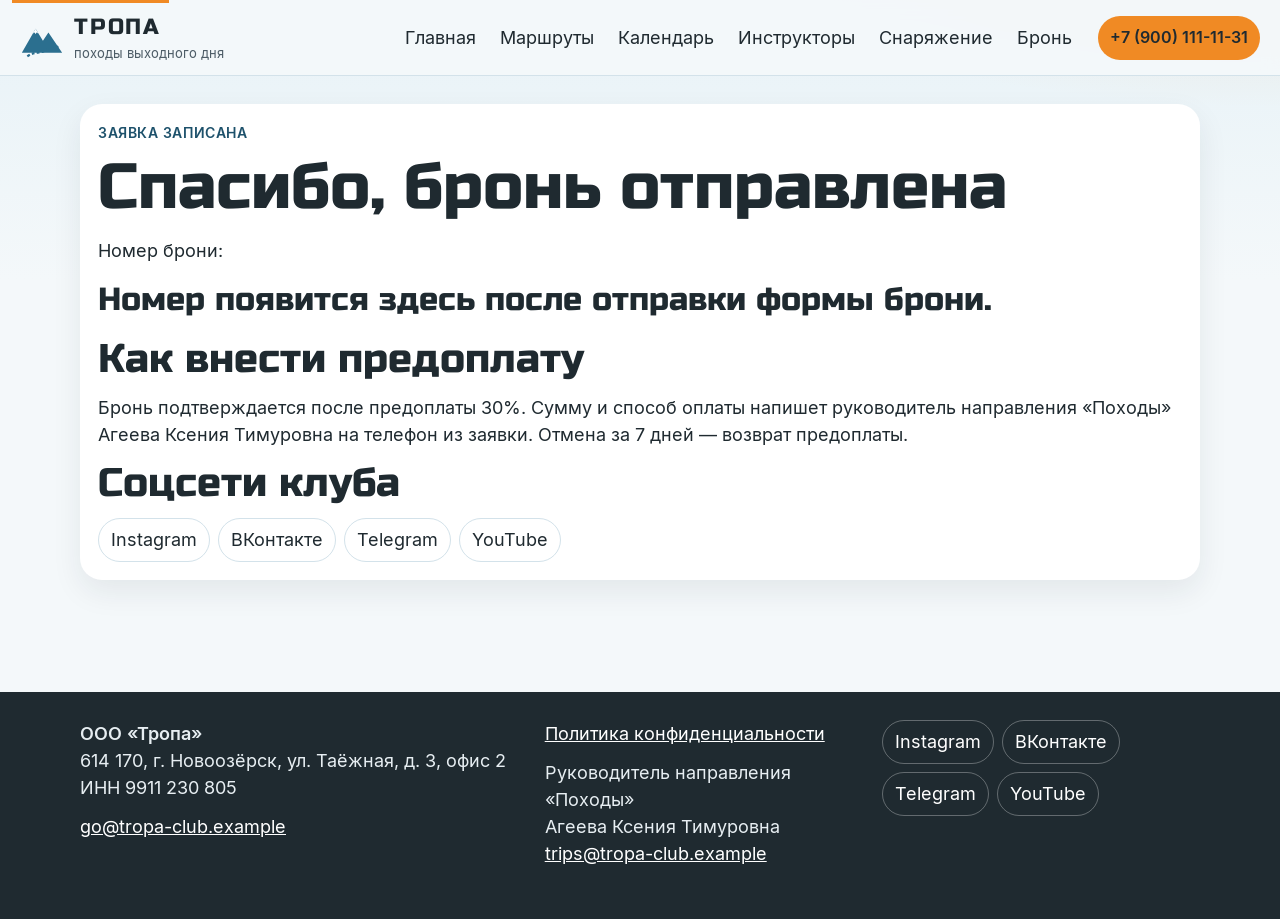
<file: thanks.html>
<!doctype html>
<html lang="ru">
<head>
  <meta charset="utf-8">
  <meta name="viewport" content="width=device-width, initial-scale=1">
  <title>Заявка принята — Турклуб «Тропа»</title>
  <meta name="description" content="Заявка на бронь принята. Номер заявки и условия предоплаты 30%.">
  <meta property="og:title" content="Заявка принята — Турклуб «Тропа»">
  <meta property="og:description" content="Заявка на бронь принята. Номер заявки и условия предоплаты 30%.">
  <meta property="og:image" content="https://tz-11-turklub-tropa.vercel.app/img/og.jpg">
  <meta property="og:type" content="website">
  <meta property="og:url" content="https://tz-11-turklub-tropa.vercel.app/thanks.html">
  <meta property="og:locale" content="ru_RU">
  <link rel="icon" href="/img/favicon.svg" type="image/svg+xml">
  <link rel="stylesheet" href="/css/styles.css">
  <!-- Google tag (gtag.js) — ресурс «ТРОПА — сайт» -->
  <script async src="https://www.googletagmanager.com/gtag/js?id=G-3R2JCQ7P84"></script>
  <script>
    window.dataLayer = window.dataLayer || [];
    function gtag(){dataLayer.push(arguments);}
    gtag('js', new Date());
    gtag('config', 'G-3R2JCQ7P84');
  </script>
</head>
<body>
  <a class="skip" href="#content">К содержанию</a>
  <header class="site-header">
    <a class="brand" href="/index.html"><svg viewBox="0 0 48 48" aria-hidden="true"><path fill="currentColor" d="M2 40 L17 14 L25 27 L31 18 L46 40 Z"/><path fill="#fff" d="M14 19 L17 14 L20 19 L18 18 L17 20 L16 18 Z"/><path d="M8 44 C16 38 22 42 28 37 C33 33 38 36 42 33" fill="none" stroke="currentColor" stroke-width="2.4" stroke-dasharray="3 2.5"/></svg><span><span class="brand-name">ТРОПА</span><small>походы выходного дня</small></span></a>
    <button class="nav-toggle" type="button" aria-expanded="false" aria-controls="site-nav">Меню</button>
    <nav id="site-nav" class="site-nav" aria-label="Основное меню"><a href="/index.html">Главная</a><a href="/trips.html">Маршруты</a><a href="/calendar.html">Календарь</a><a href="/guides.html">Инструкторы</a><a href="/gear.html">Снаряжение</a><a href="/contacts.html">Бронь</a></nav>
    <a class="header-phone" href="tel:+79001111131" data-event="contact_click" data-contact-type="phone">+7 (900) 111-11-31</a>
  </header>
  <main id="content">
    <div class="wrap">

      <section class="panel">
        <p class="eyebrow">Заявка записана</p>
        <h1>Спасибо, бронь отправлена</h1>
        <p>Номер брони:</p>
        <p id="booking-number" class="booking-number"></p>
        <h2>Как внести предоплату</h2>
        <p>Бронь подтверждается после предоплаты 30%. Сумму и способ оплаты напишет руководитель направления «Походы» Агеева Ксения Тимуровна на телефон из заявки. Отмена за 7 дней — возврат предоплаты.</p>
        <h2>Соцсети клуба</h2>
        <div class="socials">
          <a href="https://instagram.com/tropa_hiking" data-event="social_click" data-network="instagram" data-page-section="thanks">Instagram</a>
          <a href="https://vk.com/tropa_hiking" data-event="social_click" data-network="vk" data-page-section="thanks">ВКонтакте</a>
          <a href="https://t.me/tropa_trips" data-event="social_click" data-network="telegram" data-page-section="thanks">Telegram</a>
          <a href="https://www.youtube.com/@tropa_hiking" data-event="social_click" data-network="youtube" data-page-section="thanks">YouTube</a>
        </div>
      </section>

    </div>
  </main>
  <footer class="site-footer">
    <div class="footer-grid">
      <div>
        <strong>ООО «Тропа»</strong>
        <p>614 170, г. Новоозёрск, ул. Таёжная, д. 3, офис 2<br>ИНН 9911 230 805</p>
        <p><a href="mailto:go@tropa-club.example" data-event="contact_click" data-contact-type="email">go@tropa-club.example</a></p>
      </div>
      <div>
        <p><a href="/privacy.html">Политика конфиденциальности</a></p>
        <p>Руководитель направления «Походы»<br>Агеева Ксения Тимуровна<br><a href="mailto:trips@tropa-club.example" data-event="contact_click" data-contact-type="email">trips@tropa-club.example</a></p>
      </div>
      <div>
        <div class="socials">
          <a href="https://instagram.com/tropa_hiking" data-event="social_click" data-network="instagram" data-page-section="footer">Instagram</a>
          <a href="https://vk.com/tropa_hiking" data-event="social_click" data-network="vk" data-page-section="footer">ВКонтакте</a>
          <a href="https://t.me/tropa_trips" data-event="social_click" data-network="telegram" data-page-section="footer">Telegram</a>
          <a href="https://www.youtube.com/@tropa_hiking" data-event="social_click" data-network="youtube" data-page-section="footer">YouTube</a>
        </div>
      </div>
    </div>
  </footer>
  <script src="/js/config.js" defer></script>
  <script src="/js/data.js" defer></script>
  <script src="/js/analytics.js" defer></script>
  <script src="/js/site.js" defer></script>
  <script src="/js/form.js" defer></script>
</body>
</html>
</file>
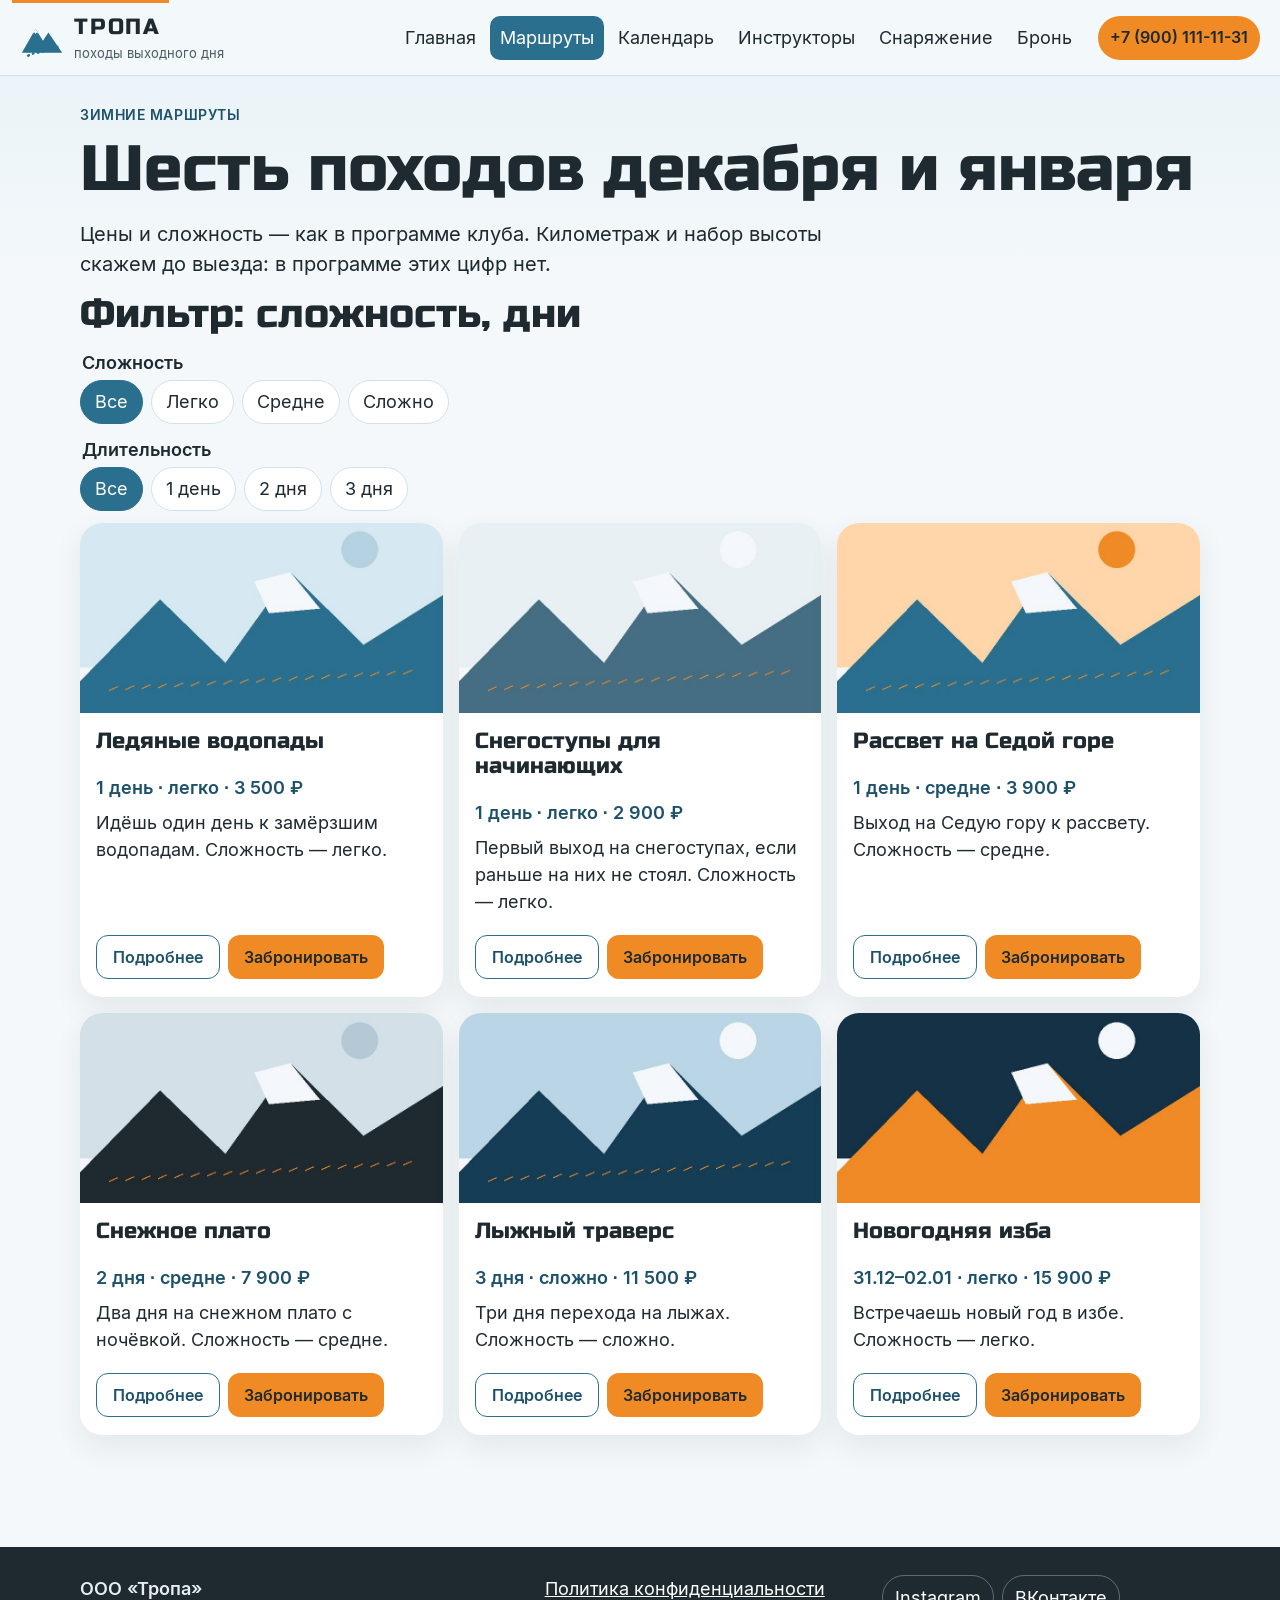
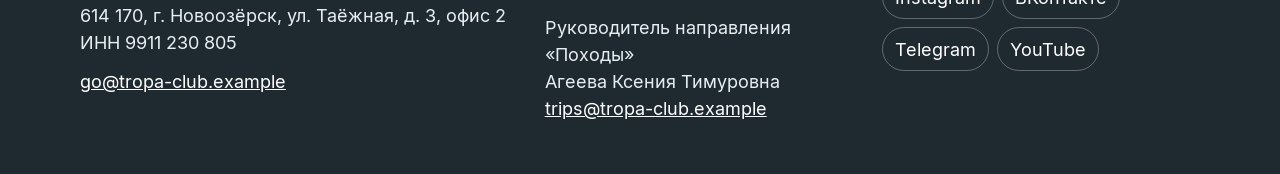
<file: trips.html>
<!doctype html>
<html lang="ru">
<head>
  <meta charset="utf-8">
  <meta name="viewport" content="width=device-width, initial-scale=1">
  <title>Маршруты — Турклуб «Тропа»</title>
  <meta name="description" content="Маршруты зимнего сезона: сложность, длительность и цена. Группа до 16 человек с двумя инструкторами.">
  <meta property="og:title" content="Маршруты — Турклуб «Тропа»">
  <meta property="og:description" content="Маршруты зимнего сезона: сложность, длительность и цена. Группа до 16 человек с двумя инструкторами.">
  <meta property="og:image" content="https://tz-11-turklub-tropa.vercel.app/img/og.jpg">
  <meta property="og:type" content="website">
  <meta property="og:url" content="https://tz-11-turklub-tropa.vercel.app/trips.html">
  <meta property="og:locale" content="ru_RU">
  <link rel="icon" href="/img/favicon.svg" type="image/svg+xml">
  <link rel="stylesheet" href="/css/styles.css">
  <!-- Google tag (gtag.js) — ресурс «ТРОПА — сайт» -->
  <script async src="https://www.googletagmanager.com/gtag/js?id=G-3R2JCQ7P84"></script>
  <script>
    window.dataLayer = window.dataLayer || [];
    function gtag(){dataLayer.push(arguments);}
    gtag('js', new Date());
    gtag('config', 'G-3R2JCQ7P84');
  </script>
</head>
<body>
  <a class="skip" href="#content">К содержанию</a>
  <header class="site-header">
    <a class="brand" href="/index.html"><svg viewBox="0 0 48 48" aria-hidden="true"><path fill="currentColor" d="M2 40 L17 14 L25 27 L31 18 L46 40 Z"/><path fill="#fff" d="M14 19 L17 14 L20 19 L18 18 L17 20 L16 18 Z"/><path d="M8 44 C16 38 22 42 28 37 C33 33 38 36 42 33" fill="none" stroke="currentColor" stroke-width="2.4" stroke-dasharray="3 2.5"/></svg><span><span class="brand-name">ТРОПА</span><small>походы выходного дня</small></span></a>
    <button class="nav-toggle" type="button" aria-expanded="false" aria-controls="site-nav">Меню</button>
    <nav id="site-nav" class="site-nav" aria-label="Основное меню"><a href="/index.html">Главная</a><a href="/trips.html" aria-current="page">Маршруты</a><a href="/calendar.html">Календарь</a><a href="/guides.html">Инструкторы</a><a href="/gear.html">Снаряжение</a><a href="/contacts.html">Бронь</a></nav>
    <a class="header-phone" href="tel:+79001111131" data-event="contact_click" data-contact-type="phone">+7 (900) 111-11-31</a>
  </header>
  <main id="content">
    <div class="wrap">

      <section id="easy">
        <p class="eyebrow">Зимние маршруты</p>
        <h1>Шесть походов декабря и января</h1>
        <p class="lead">Цены и сложность — как в программе клуба. Километраж и набор высоты скажем до выезда: в программе этих цифр нет.</p>
        <h2>Фильтр: сложность, дни</h2>
        
        <form id="trip-filter">
          <fieldset class="chips">
            <legend>Сложность</legend>
            <label class="chip"><input type="radio" name="difficulty" value="all" checked><span>Все</span></label>
            <label class="chip"><input type="radio" name="difficulty" value="easy"><span>Легко</span></label>
            <label class="chip"><input type="radio" name="difficulty" value="medium"><span>Средне</span></label>
            <label class="chip"><input type="radio" name="difficulty" value="hard"><span>Сложно</span></label>
          </fieldset>
          <fieldset class="chips">
            <legend>Длительность</legend>
            <label class="chip"><input type="radio" name="duration_days" value="all" checked><span>Все</span></label>
            <label class="chip"><input type="radio" name="duration_days" value="1"><span>1 день</span></label>
            <label class="chip"><input type="radio" name="duration_days" value="2"><span>2 дня</span></label>
            <label class="chip"><input type="radio" name="duration_days" value="3"><span>3 дня</span></label>
          </fieldset>
        </form>

        <div id="trip-results" class="trip-grid"></div>
      </section>

    </div>
  </main>
  <footer class="site-footer">
    <div class="footer-grid">
      <div>
        <strong>ООО «Тропа»</strong>
        <p>614 170, г. Новоозёрск, ул. Таёжная, д. 3, офис 2<br>ИНН 9911 230 805</p>
        <p><a href="mailto:go@tropa-club.example" data-event="contact_click" data-contact-type="email">go@tropa-club.example</a></p>
      </div>
      <div>
        <p><a href="/privacy.html">Политика конфиденциальности</a></p>
        <p>Руководитель направления «Походы»<br>Агеева Ксения Тимуровна<br><a href="mailto:trips@tropa-club.example" data-event="contact_click" data-contact-type="email">trips@tropa-club.example</a></p>
      </div>
      <div>
        <div class="socials">
          <a href="https://instagram.com/tropa_hiking" data-event="social_click" data-network="instagram" data-page-section="footer">Instagram</a>
          <a href="https://vk.com/tropa_hiking" data-event="social_click" data-network="vk" data-page-section="footer">ВКонтакте</a>
          <a href="https://t.me/tropa_trips" data-event="social_click" data-network="telegram" data-page-section="footer">Telegram</a>
          <a href="https://www.youtube.com/@tropa_hiking" data-event="social_click" data-network="youtube" data-page-section="footer">YouTube</a>
        </div>
      </div>
    </div>
  </footer>
  <script src="/js/config.js" defer></script>
  <script src="/js/data.js" defer></script>
  <script src="/js/analytics.js" defer></script>
  <script src="/js/site.js" defer></script>
  <script src="/js/form.js" defer></script>
</body>
</html>
</file>
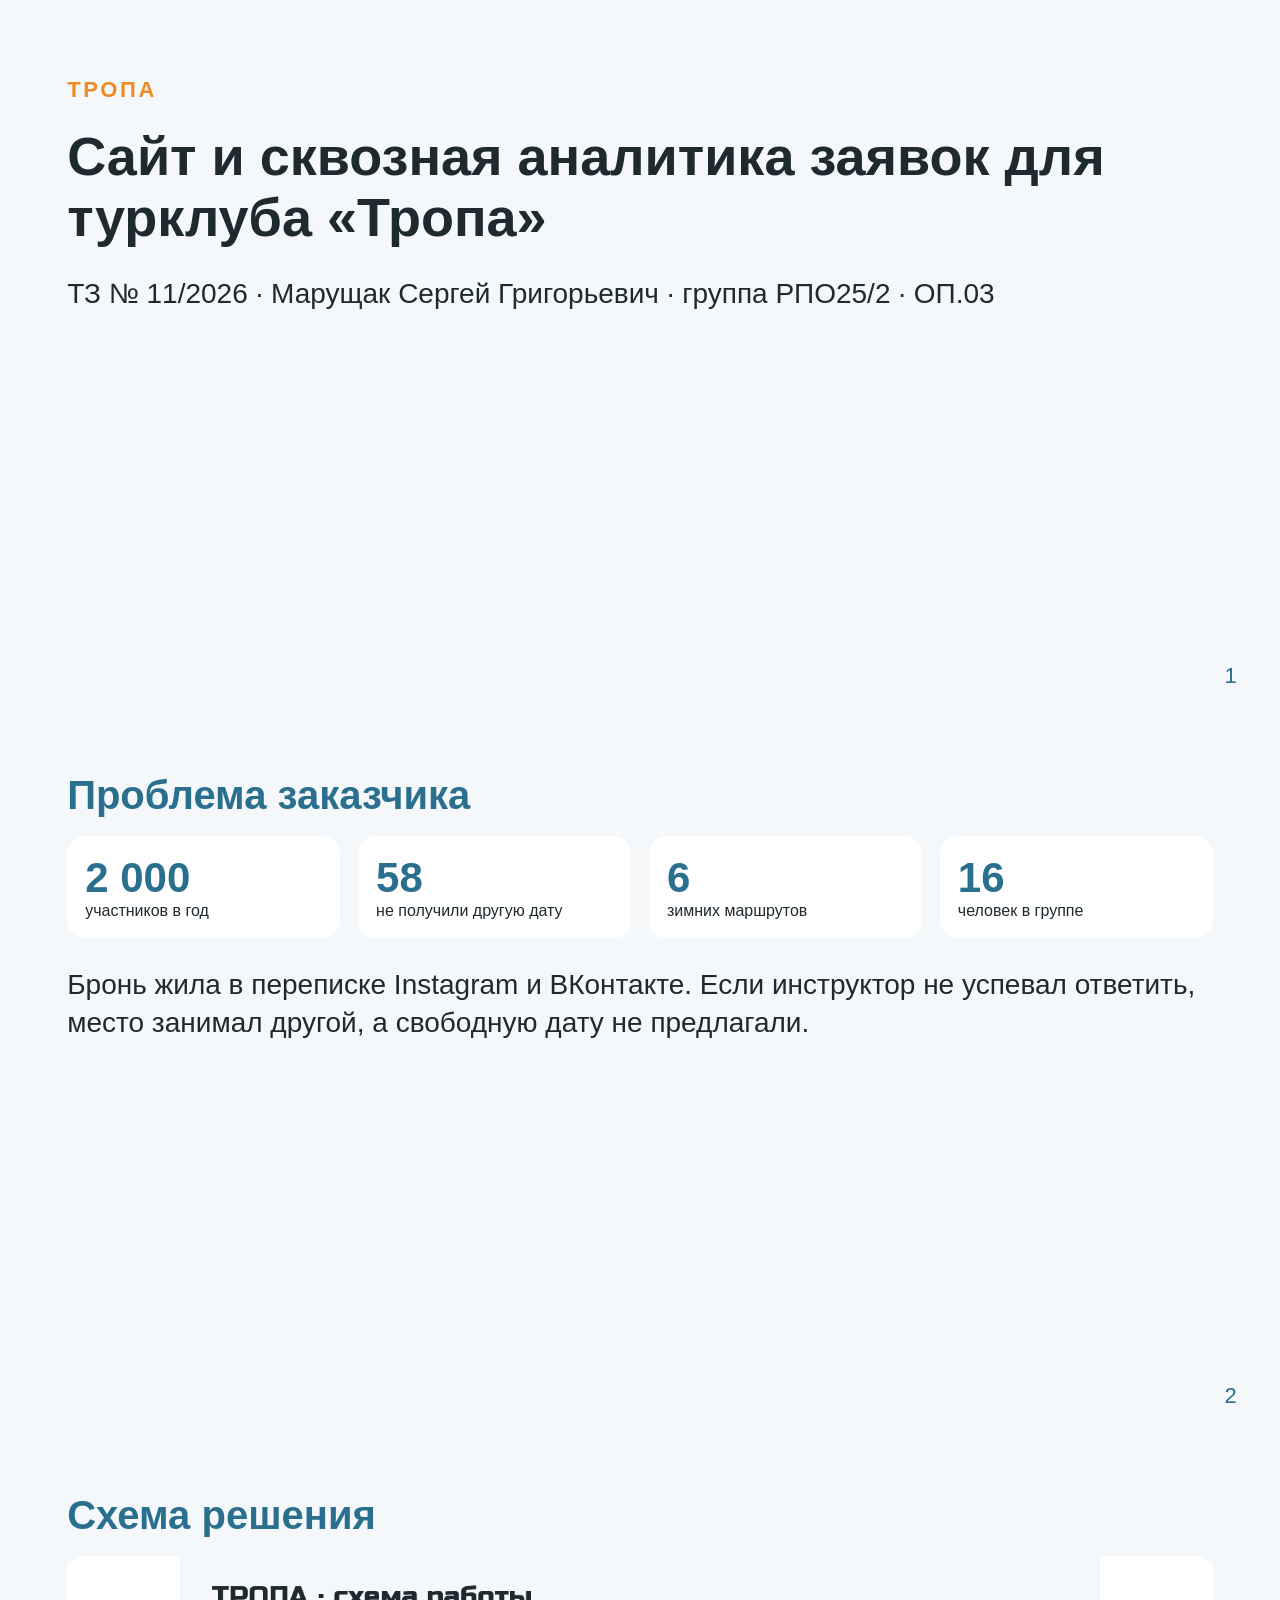
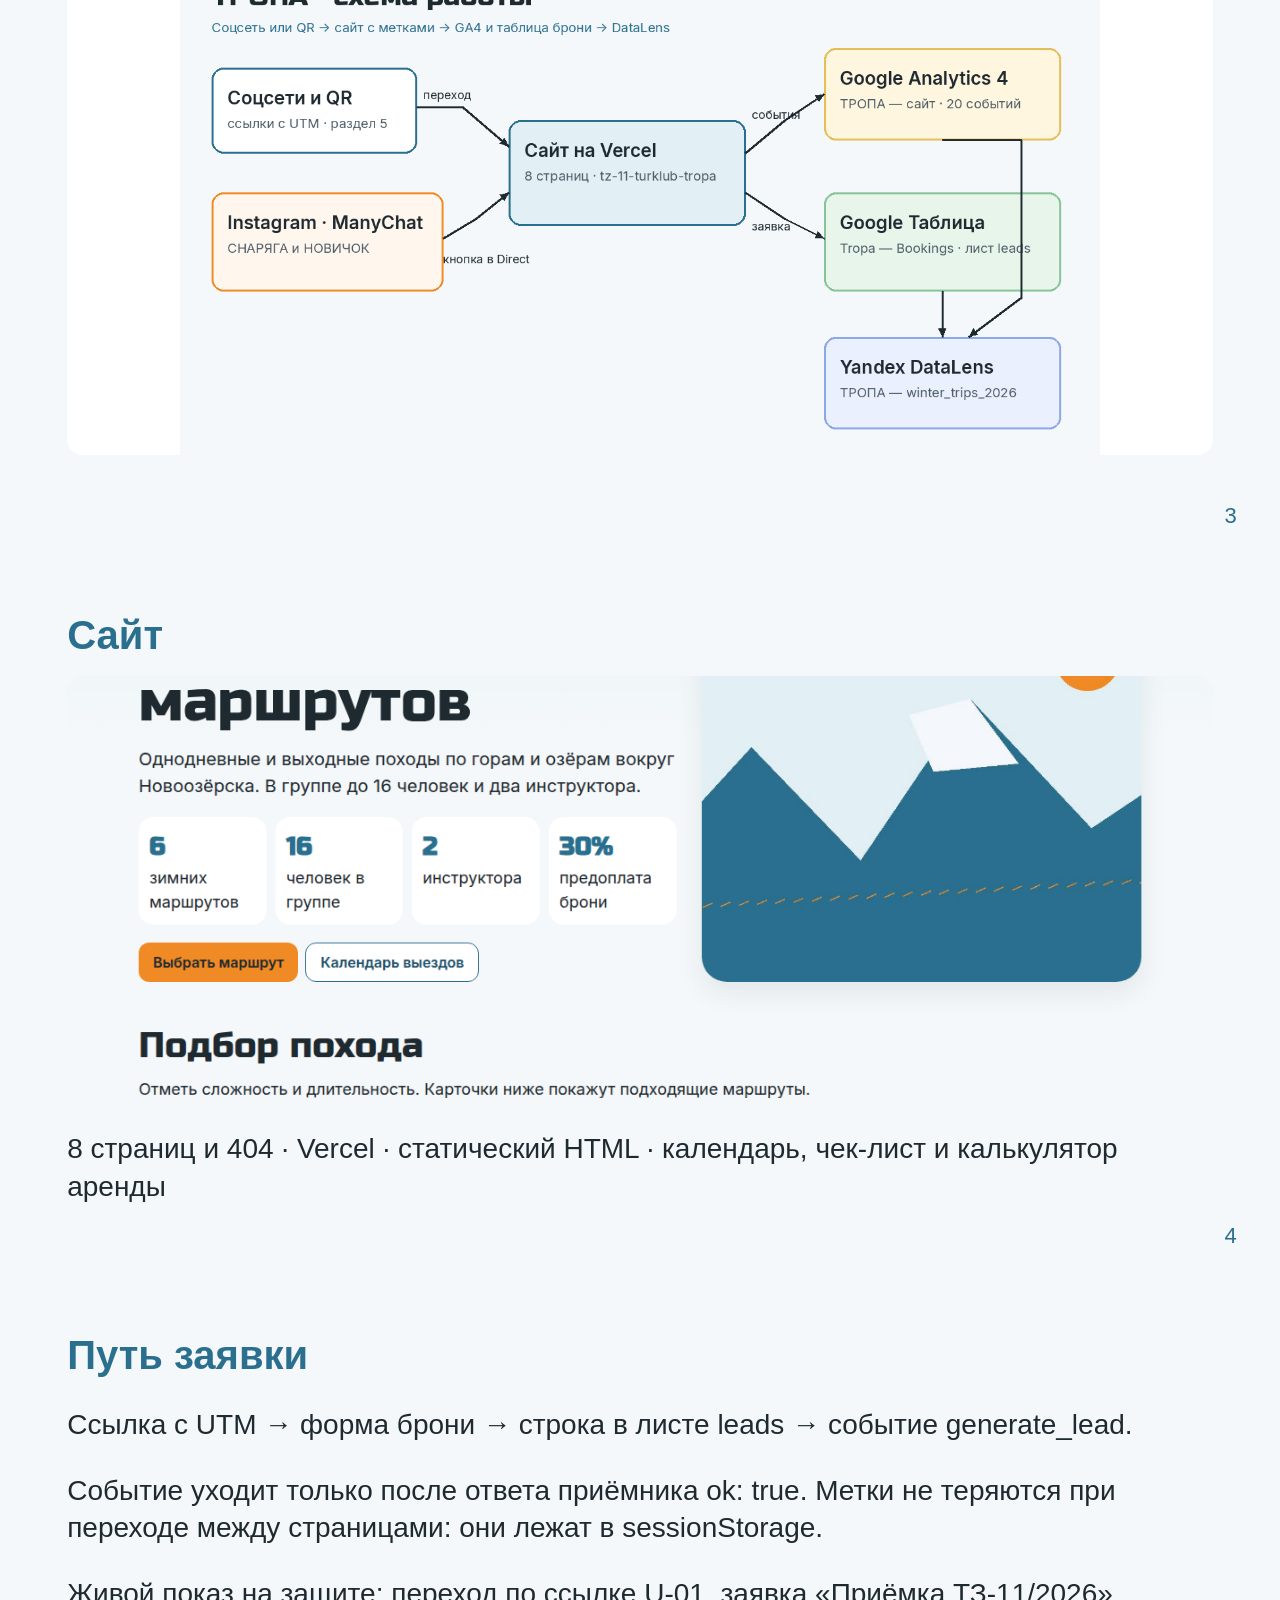
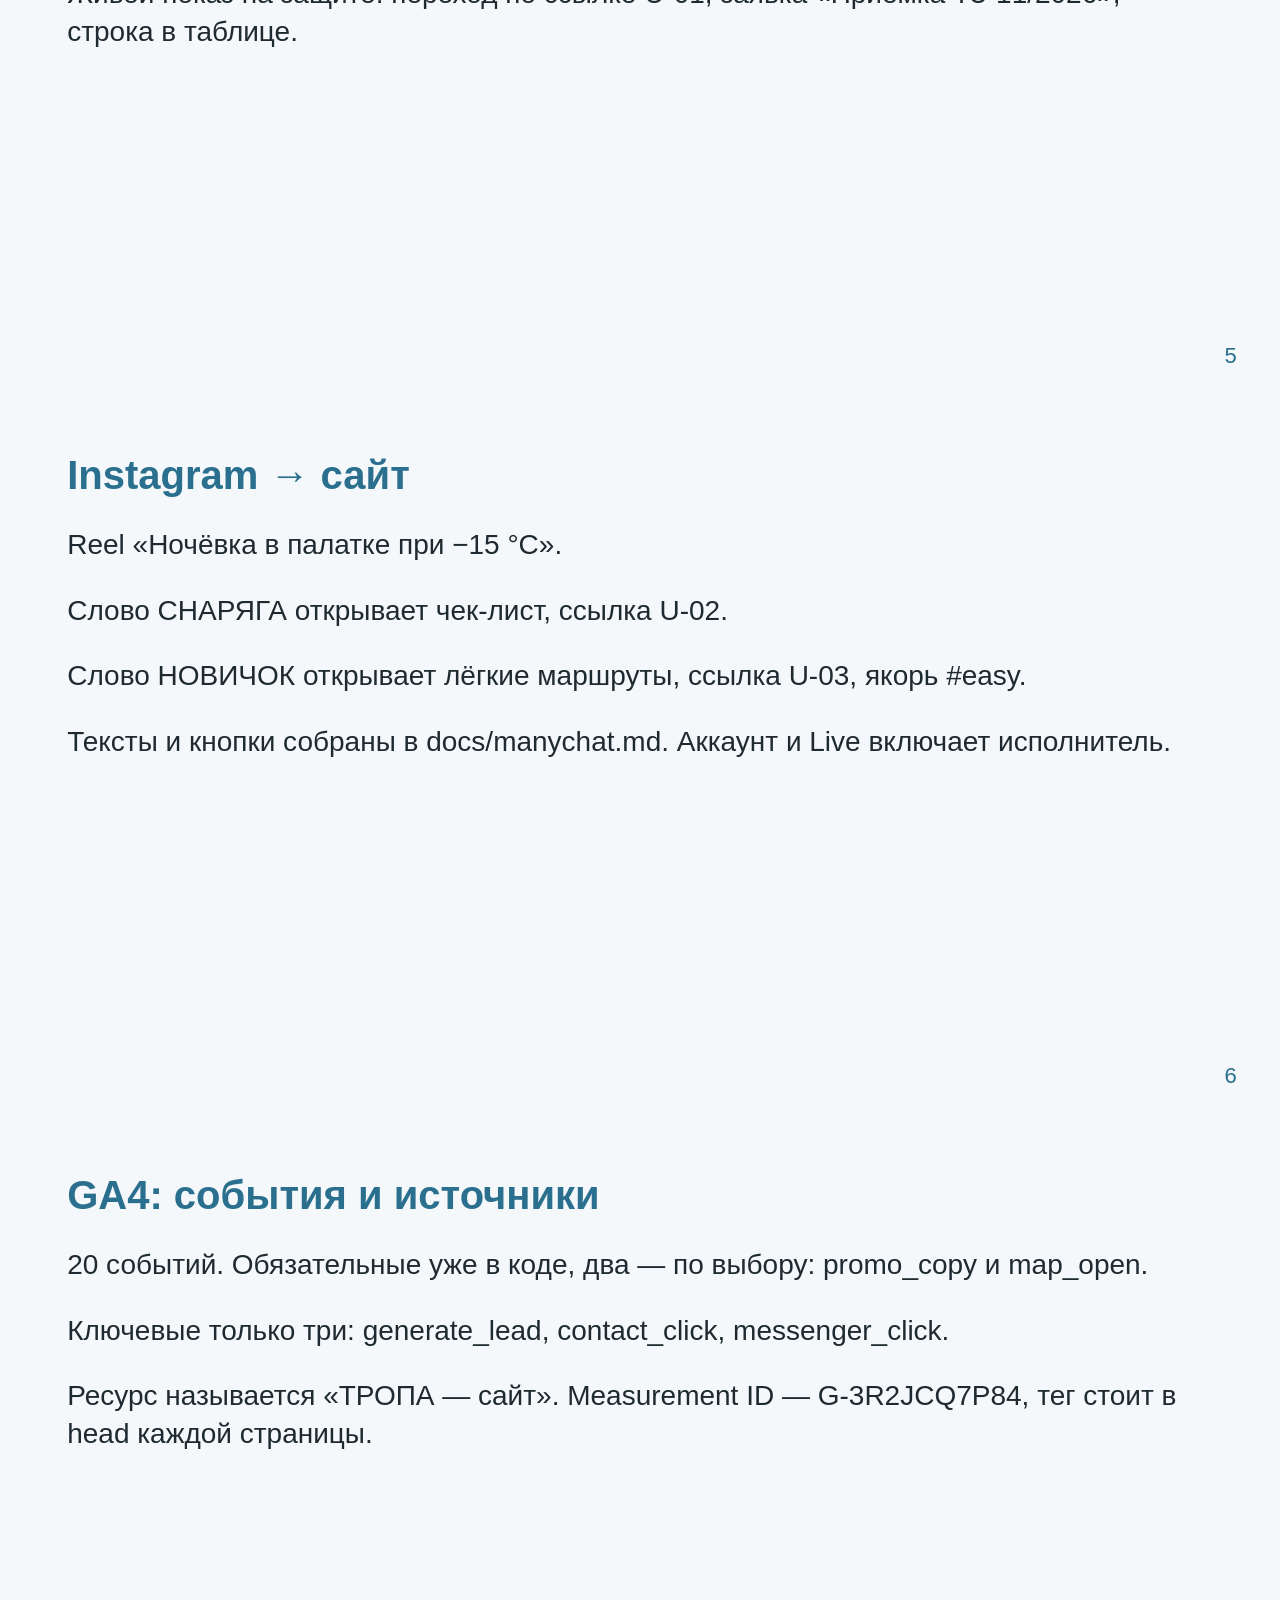
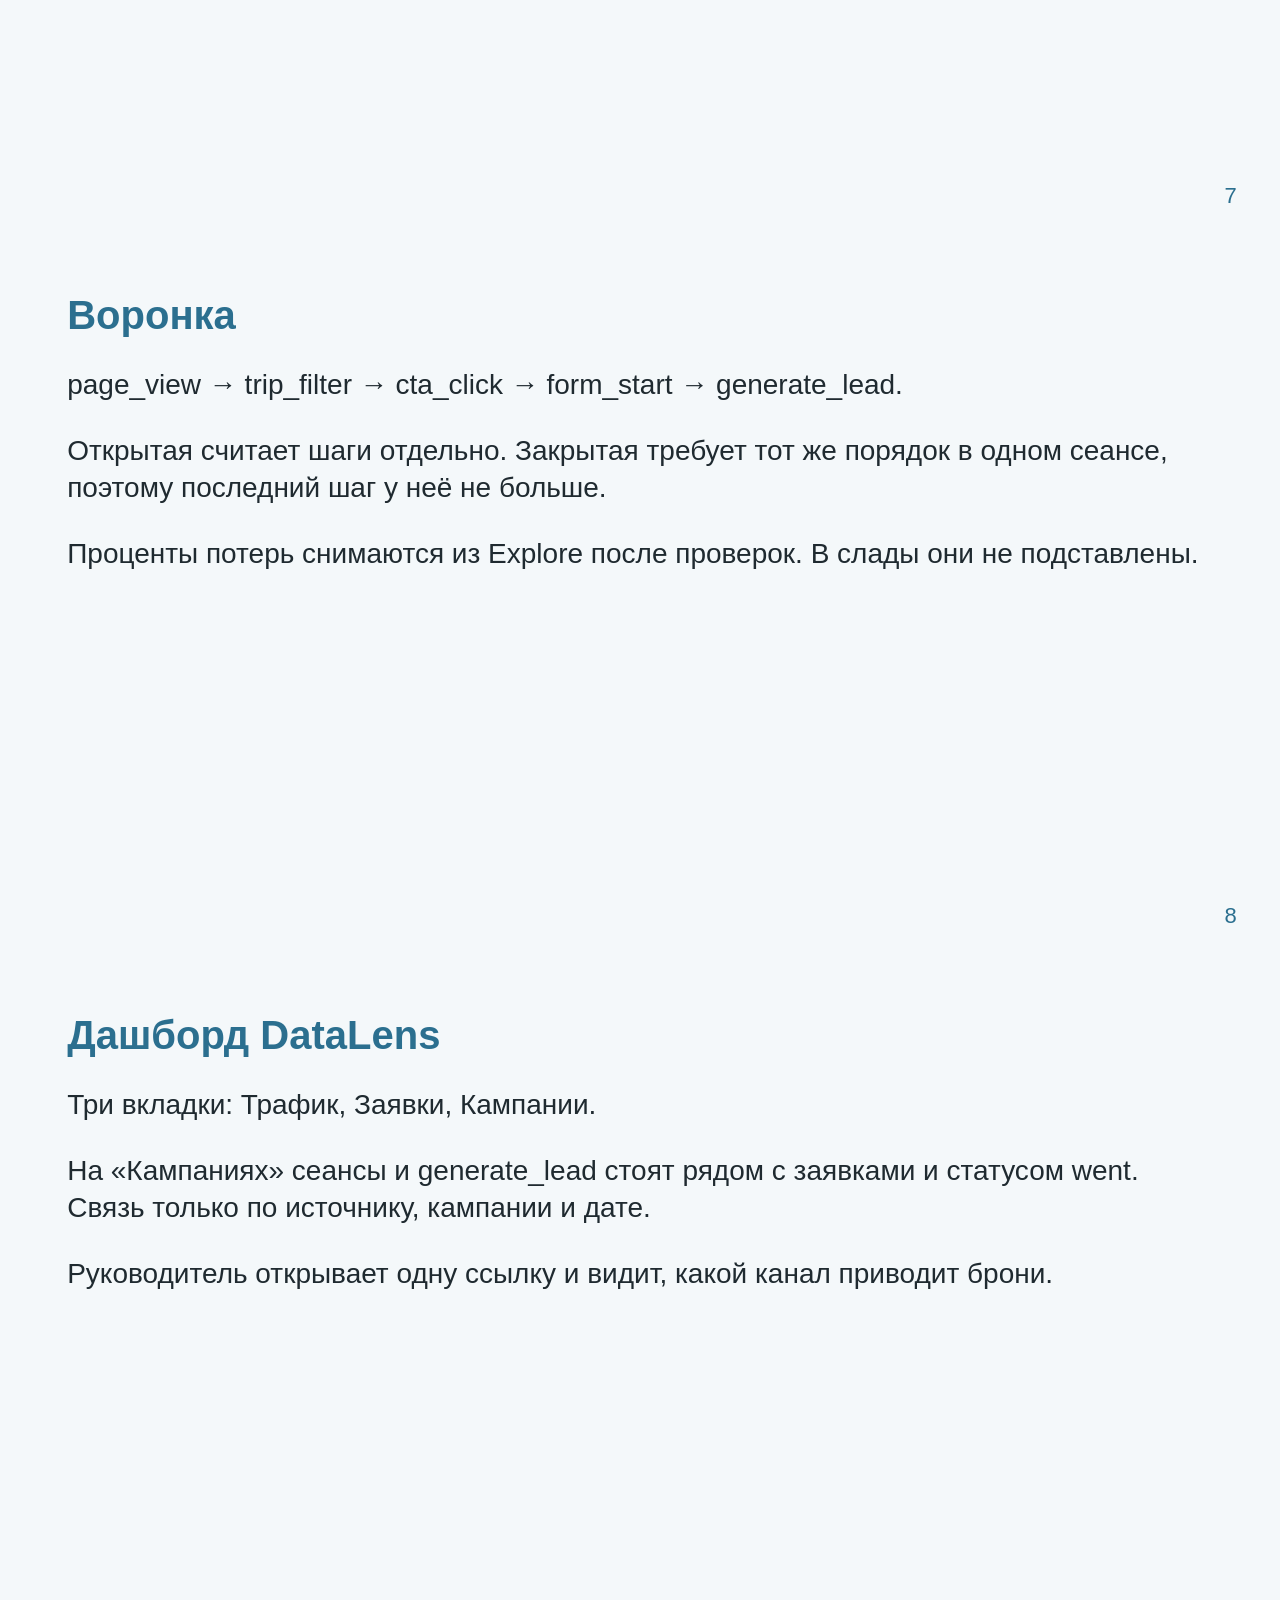
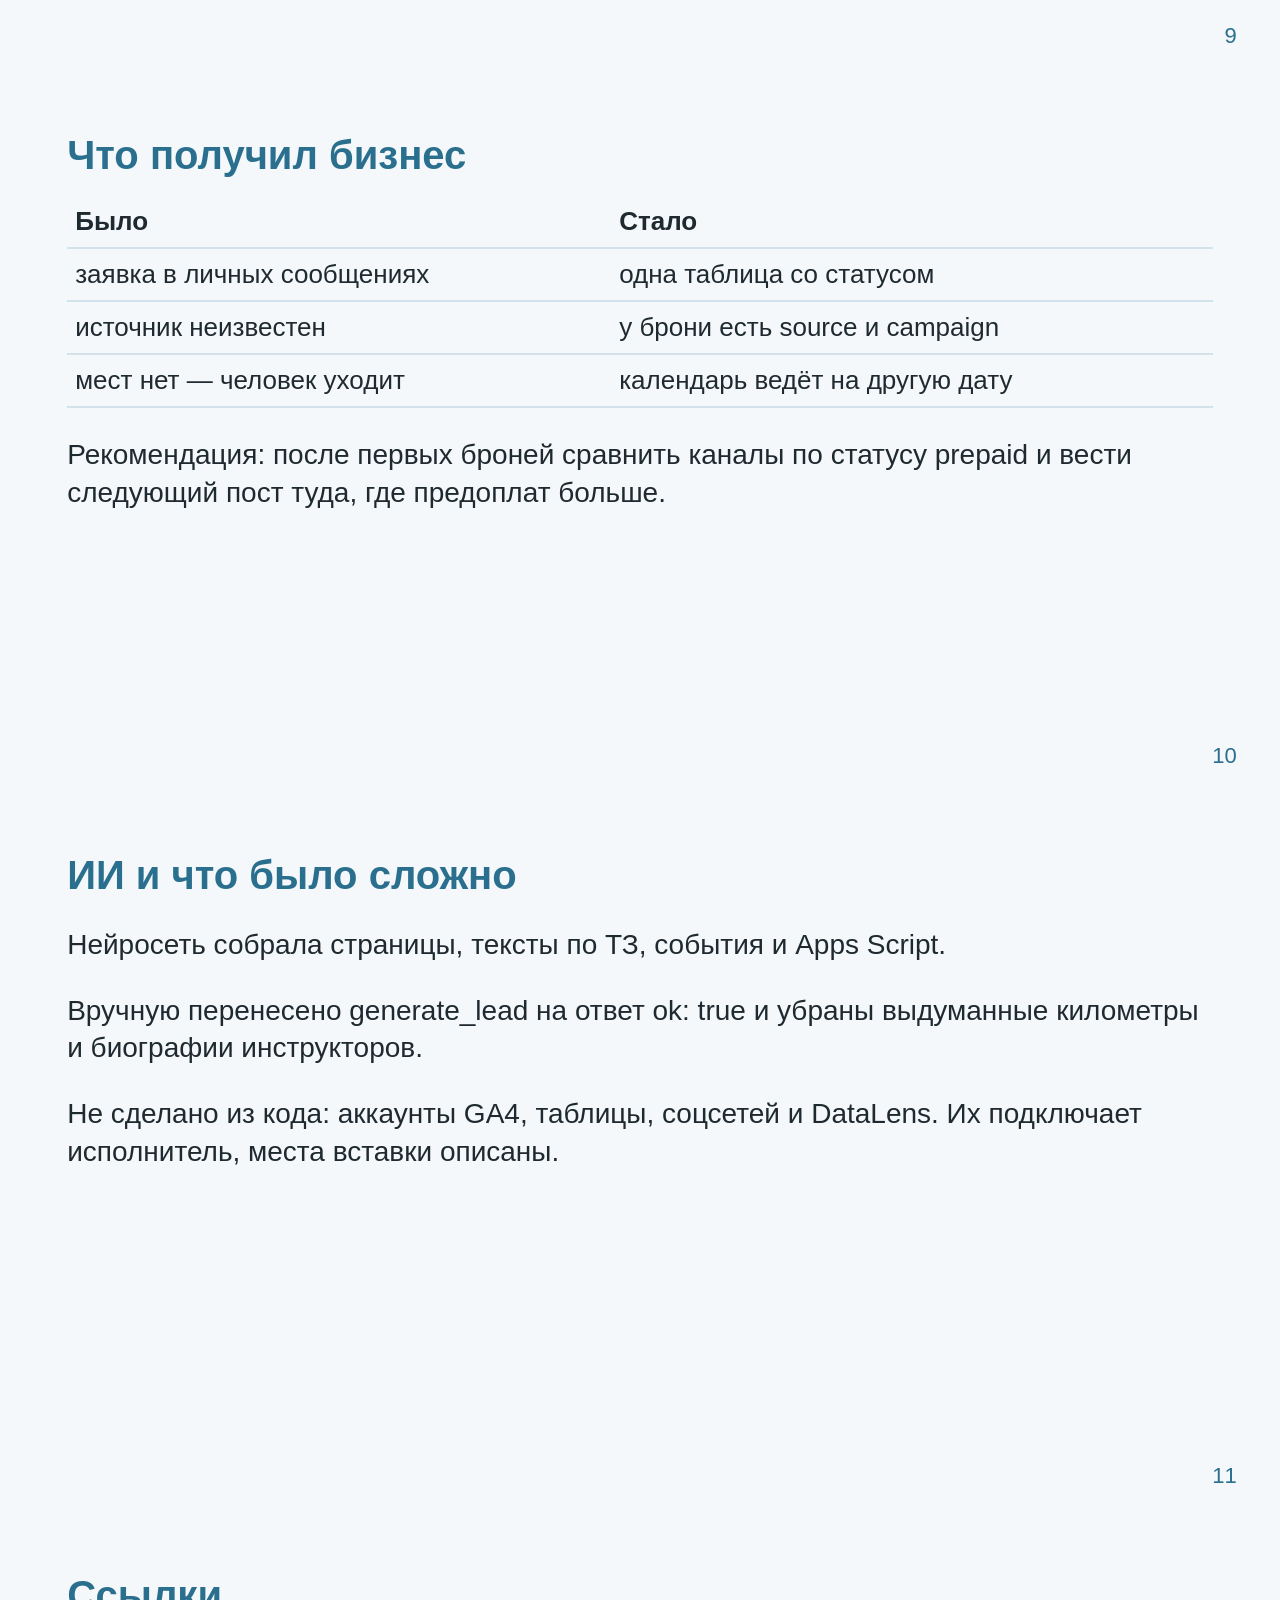
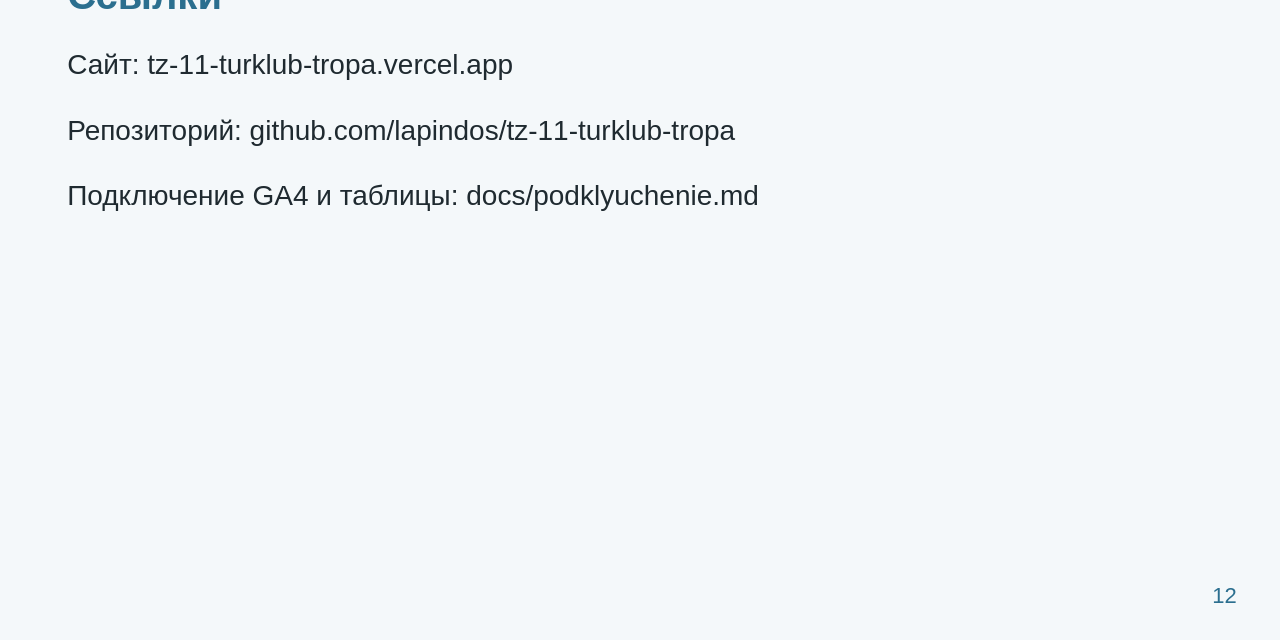
<file: presentation/zashchita.html>
<!doctype html>
<html lang="ru">
<head>
  <meta charset="utf-8">
  <title>Защита · ТРОПА</title>
  <style>
    @page { size: 13.333in 7.5in; margin: 0; }
    * { box-sizing: border-box; }
    html, body { margin: 0; }
    body { font-family: Inter, Arial, sans-serif; color: #1f2a30; }
    .slide {
      width: 13.333in; height: 7.5in; padding: 0.55in 0.7in;
      page-break-after: always; position: relative; background: #f4f8fa; overflow: hidden;
    }
    .slide:last-child { page-break-after: auto; }
    h1 { font-family: "Russo One", Arial, sans-serif; font-size: 54px; line-height: 1.12; margin: 0 0 16px; }
    h2 { font-family: "Russo One", Arial, sans-serif; font-size: 40px; margin: 0 0 18px; color: #2b6f8f; }
    p, li { font-size: 28px; line-height: 1.35; }
    .num { position: absolute; right: 0.45in; bottom: 0.32in; font-size: 22px; color: #2b6f8f; }
    .brand { letter-spacing: 0.12em; color: #f08a24; font-weight: 700; font-size: 22px; }
    table { width: 100%; border-collapse: collapse; font-size: 26px; }
    th, td { border-bottom: 2px solid #d3e2ea; text-align: left; padding: 10px 8px; vertical-align: top; }
    .facts { display: flex; gap: 18px; }
    .facts div { background: #fff; border-radius: 18px; padding: 18px; flex: 1; }
    .facts b { display: block; font-family: "Russo One", Arial, sans-serif; font-size: 42px; color: #2b6f8f; }
    img.shot { width: 100%; max-height: 4.4in; object-fit: cover; border-radius: 16px; }
    img.scheme { width: 100%; max-height: 5.2in; object-fit: contain; background: #fff; border-radius: 16px; }
  </style>
</head>
<body>
  <section class="slide">
    <p class="brand">ТРОПА</p>
    <h1>Сайт и сквозная аналитика заявок для турклуба «Тропа»</h1>
    <p>ТЗ № 11/2026 · Марущак Сергей Григорьевич · группа РПО25/2 · ОП.03</p>
    <span class="num">1</span>
  </section>
  <section class="slide">
    <h2>Проблема заказчика</h2>
    <div class="facts">
      <div><b>2 000</b>участников в год</div>
      <div><b>58</b>не получили другую дату</div>
      <div><b>6</b>зимних маршрутов</div>
      <div><b>16</b>человек в группе</div>
    </div>
    <p>Бронь жила в переписке Instagram и ВКонтакте. Если инструктор не успевал ответить, место занимал другой, а свободную дату не предлагали.</p>
    <span class="num">2</span>
  </section>
  <section class="slide">
    <h2>Схема решения</h2>
    <img class="scheme" src="../docs/scheme.png" alt="Схема: соцсети, сайт, GA4, таблица, DataLens">
    <span class="num">3</span>
  </section>
  <section class="slide">
    <h2>Сайт</h2>
    <img class="shot" src="../screens/kursovaya/01-site-home.png" alt="Главная страница">
    <p>8 страниц и 404 · Vercel · статический HTML · календарь, чек-лист и калькулятор аренды</p>
    <span class="num">4</span>
  </section>
  <section class="slide">
    <h2>Путь заявки</h2>
    <p>Ссылка с UTM → форма брони → строка в листе leads → событие generate_lead.</p>
    <p>Событие уходит только после ответа приёмника ok: true. Метки не теряются при переходе между страницами: они лежат в sessionStorage.</p>
    <p>Живой показ на защите: переход по ссылке U-01, заявка «Приёмка ТЗ-11/2026», строка в таблице.</p>
    <span class="num">5</span>
  </section>
  <section class="slide">
    <h2>Instagram → сайт</h2>
    <p>Reel «Ночёвка в палатке при −15 °C».</p>
    <p>Слово СНАРЯГА открывает чек-лист, ссылка U-02.</p>
    <p>Слово НОВИЧОК открывает лёгкие маршруты, ссылка U-03, якорь #easy.</p>
    <p>Тексты и кнопки собраны в docs/manychat.md. Аккаунт и Live включает исполнитель.</p>
    <span class="num">6</span>
  </section>
  <section class="slide">
    <h2>GA4: события и источники</h2>
    <p>20 событий. Обязательные уже в коде, два — по выбору: promo_copy и map_open.</p>
    <p>Ключевые только три: generate_lead, contact_click, messenger_click.</p>
    <p>Ресурс называется «ТРОПА — сайт». Measurement ID — G-3R2JCQ7P84, тег стоит в head каждой страницы.</p>
    <span class="num">7</span>
  </section>
  <section class="slide">
    <h2>Воронка</h2>
    <p>page_view → trip_filter → cta_click → form_start → generate_lead.</p>
    <p>Открытая считает шаги отдельно. Закрытая требует тот же порядок в одном сеансе, поэтому последний шаг у неё не больше.</p>
    <p>Проценты потерь снимаются из Explore после проверок. В слады они не подставлены.</p>
    <span class="num">8</span>
  </section>
  <section class="slide">
    <h2>Дашборд DataLens</h2>
    <p>Три вкладки: Трафик, Заявки, Кампании.</p>
    <p>На «Кампаниях» сеансы и generate_lead стоят рядом с заявками и статусом went. Связь только по источнику, кампании и дате.</p>
    <p>Руководитель открывает одну ссылку и видит, какой канал приводит брони.</p>
    <span class="num">9</span>
  </section>
  <section class="slide">
    <h2>Что получил бизнес</h2>
    <table>
      <tr><th>Было</th><th>Стало</th></tr>
      <tr><td>заявка в личных сообщениях</td><td>одна таблица со статусом</td></tr>
      <tr><td>источник неизвестен</td><td>у брони есть source и campaign</td></tr>
      <tr><td>мест нет — человек уходит</td><td>календарь ведёт на другую дату</td></tr>
    </table>
    <p>Рекомендация: после первых броней сравнить каналы по статусу prepaid и вести следующий пост туда, где предоплат больше.</p>
    <span class="num">10</span>
  </section>
  <section class="slide">
    <h2>ИИ и что было сложно</h2>
    <p>Нейросеть собрала страницы, тексты по ТЗ, события и Apps Script.</p>
    <p>Вручную перенесено generate_lead на ответ ok: true и убраны выдуманные километры и биографии инструкторов.</p>
    <p>Не сделано из кода: аккаунты GA4, таблицы, соцсетей и DataLens. Их подключает исполнитель, места вставки описаны.</p>
    <span class="num">11</span>
  </section>
  <section class="slide">
    <h2>Ссылки</h2>
    <p>Сайт: tz-11-turklub-tropa.vercel.app</p>
    <p>Репозиторий: github.com/lapindos/tz-11-turklub-tropa</p>
    <p>Подключение GA4 и таблицы: docs/podklyuchenie.md</p>
    <span class="num">12</span>
  </section>
</body>
</html>
</file>
<file: css/styles.css>
@font-face {
  font-family: "Inter";
  src: url("/fonts/Inter-Regular.woff2") format("woff2");
  font-weight: 400;
  font-style: normal;
  font-display: swap;
}

@font-face {
  font-family: "Inter";
  src: url("/fonts/Inter-SemiBold.woff2") format("woff2");
  font-weight: 600;
  font-style: normal;
  font-display: swap;
}

@font-face {
  font-family: "Russo One";
  src: url("/fonts/RussoOne-Regular.woff2") format("woff2");
  font-weight: 400;
  font-style: normal;
  font-display: swap;
}

:root {
  --ice: #2b6f8f;
  --ice-dark: #1d516b;
  --orange: #f08a24;
  --snow: #f4f8fa;
  --graphite: #1f2a30;
  --card: #ffffff;
  --line: #d3e2ea;
  --muted: #4d5d67;
  --danger: #8d2b2b;
  --ok: #1c6b45;
  --shadow: 0 12px 30px rgba(31, 42, 48, 0.08);
  --header: 76px;
}

* { box-sizing: border-box; }

html { scroll-behavior: smooth; }

body {
  margin: 0;
  color: var(--graphite);
  background:
    radial-gradient(1200px 400px at 100% -10%, rgba(240, 138, 36, 0.16), transparent 50%),
    linear-gradient(180deg, #e7f2f7 0%, var(--snow) 280px);
  font: 400 18px/1.5 Inter, "Segoe UI", sans-serif;
  overflow-wrap: break-word;
}

img { max-width: 100%; height: auto; display: block; }

a { color: var(--ice-dark); }

h1, h2, h3 {
  font-family: "Russo One", Inter, sans-serif;
  font-weight: 400;
  line-height: 1.15;
  margin: 0 0 12px;
}

h1 { font-size: clamp(34px, 6vw, 64px); }
h2 { font-size: clamp(28px, 4vw, 40px); }
h3 { font-size: 22px; }

p { margin: 0 0 12px; }

.skip {
  position: absolute;
  left: 12px;
  top: -40px;
  background: var(--orange);
  color: var(--graphite);
  padding: 8px 12px;
  z-index: 5;
}

.skip:focus { top: 12px; }

.site-header {
  position: sticky;
  top: 0;
  z-index: 4;
  display: flex;
  align-items: center;
  gap: 16px;
  min-height: var(--header);
  padding: 10px 20px;
  background: rgba(244, 248, 250, 0.94);
  border-bottom: 1px solid var(--line);
  backdrop-filter: blur(8px);
}

.brand {
  display: flex;
  align-items: center;
  gap: 10px;
  color: inherit;
  text-decoration: none;
  margin-right: auto;
}

.brand svg { width: 44px; height: 44px; color: var(--ice); flex: none; }

.brand-name {
  font-family: "Russo One", Inter, sans-serif;
  font-size: 22px;
  letter-spacing: 0.08em;
}

.brand small {
  display: block;
  font-family: Inter, sans-serif;
  letter-spacing: 0;
  color: var(--muted);
  font-size: 13px;
}

.nav-toggle {
  min-width: 44px;
  min-height: 44px;
  border: 1px solid var(--ice);
  background: #fff;
  color: var(--graphite);
  border-radius: 10px;
  font: 600 16px/1 Inter, sans-serif;
  padding: 0 14px;
}

.site-nav {
  display: flex;
  flex-wrap: wrap;
  gap: 4px;
  align-items: center;
}

.site-nav a {
  display: inline-flex;
  align-items: center;
  min-height: 44px;
  padding: 0 10px;
  color: var(--graphite);
  text-decoration: none;
  border-radius: 10px;
}

.site-nav a[aria-current="page"] {
  background: var(--ice);
  color: #fff;
}

.header-phone {
  display: inline-flex;
  align-items: center;
  min-height: 44px;
  padding: 0 12px;
  border-radius: 999px;
  background: var(--orange);
  color: var(--graphite);
  text-decoration: none;
  font-weight: 600;
  white-space: nowrap;
}

main { padding: 28px 20px 64px; }

.wrap { max-width: 1120px; margin: 0 auto; }

.hero {
  display: grid;
  grid-template-columns: 1.1fr 0.9fr;
  gap: 28px;
  align-items: center;
  margin-bottom: 48px;
}

.hero img {
  width: 100%;
  height: 100%;
  max-height: 520px;
  object-fit: cover;
  border-radius: 28px;
  box-shadow: var(--shadow);
}

.eyebrow {
  margin: 0 0 8px;
  color: var(--ice-dark);
  font-weight: 600;
  letter-spacing: 0.04em;
  text-transform: uppercase;
  font-size: 14px;
}

.lead { font-size: 20px; max-width: 38em; }

.facts {
  display: grid;
  grid-template-columns: repeat(4, 1fr);
  gap: 10px;
  margin: 20px 0;
  padding: 0;
  list-style: none;
}

.facts li {
  background: #fff;
  border-radius: 16px;
  padding: 12px;
  min-height: 84px;
}

.facts b {
  display: block;
  font-family: "Russo One", Inter, sans-serif;
  font-size: 28px;
  color: var(--ice);
}

section { margin: 0 0 48px; }

.chips {
  display: flex;
  flex-wrap: wrap;
  gap: 8px;
  margin: 0 0 12px;
  padding: 0;
  border: 0;
}

.chips legend {
  width: 100%;
  font-weight: 600;
  margin-bottom: 4px;
}

.chip { position: relative; }

.chip input {
  position: absolute;
  opacity: 0;
  width: 1px;
  height: 1px;
}

.chip span {
  display: inline-flex;
  align-items: center;
  min-height: 44px;
  padding: 0 14px;
  border: 1px solid var(--line);
  border-radius: 999px;
  background: #fff;
}

.chip input:checked + span {
  background: var(--ice);
  color: #fff;
  border-color: var(--ice);
}

.chip input:focus-visible + span { outline: 3px solid var(--orange); outline-offset: 2px; }

.trip-grid, .guide-grid, .upcoming-grid {
  display: grid;
  grid-template-columns: repeat(3, 1fr);
  gap: 16px;
}

.card {
  background: var(--card);
  border-radius: 22px;
  overflow: hidden;
  box-shadow: var(--shadow);
  display: flex;
  flex-direction: column;
}

.card img { width: 100%; height: 190px; object-fit: cover; }

.card-body { padding: 16px 16px 18px; display: flex; flex-direction: column; gap: 8px; flex: 1; }

.card-body p:last-child { margin-bottom: 0; }

.meta { color: var(--ice-dark); font-weight: 600; margin: 0; }

.card-actions, .actions { display: flex; flex-wrap: wrap; gap: 8px; margin-top: auto; }

.button, button.button, .header-phone {
  font: 600 16px/1.2 Inter, sans-serif;
}

.button {
  display: inline-flex;
  align-items: center;
  justify-content: center;
  min-height: 44px;
  min-width: 44px;
  padding: 10px 16px;
  border-radius: 12px;
  border: 0;
  background: var(--orange);
  color: var(--graphite);
  text-decoration: none;
  cursor: pointer;
}

.button-ghost {
  background: #fff;
  border: 1px solid var(--ice);
  color: var(--ice-dark);
}

.button:disabled { opacity: 0.6; cursor: wait; }

.text-link { display: inline-flex; min-height: 44px; align-items: center; }

.details { background: var(--snow); border-radius: 12px; padding: 10px 12px; }

.seats { font-weight: 600; color: var(--ok); }
.seats-none, .empty { color: var(--danger); font-weight: 600; }

.safety-list, .plain-list { padding-left: 18px; }
.safety-list li, .plain-list li { margin: 8px 0; }

.site-footer {
  background: var(--graphite);
  color: #e7eef2;
  padding: 28px 20px 40px;
}

.site-footer a { color: #fff; }

.footer-grid {
  max-width: 1120px;
  margin: 0 auto;
  display: grid;
  grid-template-columns: 1.4fr 1fr 1fr;
  gap: 20px;
}

.socials { display: flex; flex-wrap: wrap; gap: 8px; }
.socials a {
  display: inline-flex;
  align-items: center;
  min-height: 44px;
  padding: 0 12px;
  border: 1px solid var(--line);
  border-radius: 999px;
  text-decoration: none;
  color: var(--graphite);
  background: #fff;
}
.site-footer .socials a {
  border-color: rgba(255, 255, 255, 0.3);
  color: #fff;
  background: transparent;
}

.months { display: grid; grid-template-columns: 1fr 1fr; gap: 18px; }
.month { background: #fff; border-radius: 20px; padding: 14px; box-shadow: var(--shadow); }
.month-grid { display: grid; grid-template-columns: repeat(7, minmax(0, 1fr)); gap: 4px; }
.weekday { text-align: center; font-size: 13px; color: var(--muted); min-height: 28px; }
.day {
  min-height: 78px;
  min-width: 0;
  background: var(--snow);
  border-radius: 10px;
  padding: 4px;
  overflow: hidden;
}
.departure-list { list-style: none; padding: 0; display: grid; gap: 8px; }
.departure-list button {
  width: 100%;
  min-height: 44px;
  text-align: left;
  border: 1px solid var(--line);
  background: #fff;
  border-radius: 12px;
  padding: 10px 12px;
  font: 600 16px/1.3 Inter, sans-serif;
  color: var(--graphite);
}
.day-empty { background: transparent; }
.day-num { display: block; font-size: 13px; color: var(--muted); }
.day-trip {
  display: block;
  width: 100%;
  min-height: 44px;
  margin-top: 4px;
  border: 0;
  border-radius: 8px;
  background: var(--ice);
  color: #fff;
  font: 600 12px/1.25 Inter, sans-serif;
  text-align: left;
  padding: 6px;
  cursor: pointer;
}
.day-trip.is-full { background: #8d2b2b; }
.date-panel {
  margin-top: 16px;
  background: #fff;
  border-radius: 18px;
  padding: 16px;
  box-shadow: var(--shadow);
}

.map-scheme { width: min(100%, 520px); height: auto; color: var(--ice); }
.map-link { margin-top: 8px; }

.checklist, .rental-list { list-style: none; padding: 0; margin: 0 0 16px; display: grid; gap: 8px; }
.rental-list { display: grid; gap: 8px; }
.check {
  display: flex;
  gap: 10px;
  align-items: center;
  min-height: 44px;
  background: #fff;
  border-radius: 12px;
  padding: 8px 12px;
}
.check input { width: 22px; height: 22px; flex: none; }
.check small { color: var(--muted); }

.rental-row { display: flex; flex-wrap: wrap; gap: 12px; align-items: end; margin: 12px 0; }
.rental-row label, .field { display: flex; flex-direction: column; gap: 6px; font-weight: 600; }
.rental-row input, .field input, .field select {
  width: 100%;
  min-width: 0;
  min-height: 44px;
  border: 1px solid var(--line);
  border-radius: 12px;
  padding: 8px 12px;
  font: 400 18px/1.3 Inter, sans-serif;
  color: var(--graphite);
  background: #fff;
}
.rental-result {
  font-family: "Russo One", Inter, sans-serif;
  font-size: 28px;
  min-height: 44px;
}
.promo-code {
  display: inline-flex;
  align-items: center;
  min-height: 44px;
  padding: 0 14px;
  background: #fff;
  border-radius: 12px;
  letter-spacing: 0.08em;
  font-weight: 600;
}

.hero > *, .layout-2 > *, .footer-grid > *, .months > *, .facts > * { min-width: 0; }
.layout-2 { display: grid; grid-template-columns: 1.3fr 0.7fr; gap: 24px; align-items: start; }
.panel { background: #fff; border-radius: 22px; padding: 18px; box-shadow: var(--shadow); }
.form-grid { display: grid; gap: 14px; }
.field-error { color: var(--danger); min-height: 0; margin: 4px 0 0; font-size: 15px; }
.field-error[hidden] { display: none; }
.consent { align-items: flex-start; }
#form-status { min-height: 1.5em; font-weight: 600; }
.booking-number {
  font-family: "Russo One", Inter, sans-serif;
  font-size: clamp(22px, 3vw, 32px);
  word-break: break-all;
}
.prose { max-width: 72ch; overflow-wrap: anywhere; }
.panel { overflow-wrap: anywhere; }
.prose h2 { margin-top: 28px; }

:focus-visible { outline: 3px solid var(--orange); outline-offset: 2px; }

@media (max-width: 1279px) {
  .trip-grid, .guide-grid, .upcoming-grid { grid-template-columns: 1fr 1fr; }
  .facts { grid-template-columns: 1fr 1fr; }
}

@media (max-width: 767px) {
  .nav-toggle { display: inline-flex; }
  .site-nav {
    display: none;
    position: absolute;
    top: var(--header);
    left: 0;
    right: 0;
    background: #fff;
    border-bottom: 1px solid var(--line);
    padding: 8px 12px 16px;
    flex-direction: column;
    align-items: stretch;
  }
  .site-nav.is-open { display: flex; }
  .site-header { flex-wrap: wrap; }
  .header-phone { order: 3; }
  .hero, .layout-2, .months, .footer-grid, .trip-grid, .guide-grid, .upcoming-grid, .facts {
    grid-template-columns: 1fr;
  }
  .hero img { max-height: 240px; }
  .day { min-height: 64px; }
  .day-trip { font-size: 11px; }
}

@media (min-width: 768px) {
  .nav-toggle { display: none; }
  .site-nav { display: flex !important; }
}

@media (prefers-reduced-motion: reduce) {
  html { scroll-behavior: auto; }
}
</file>
